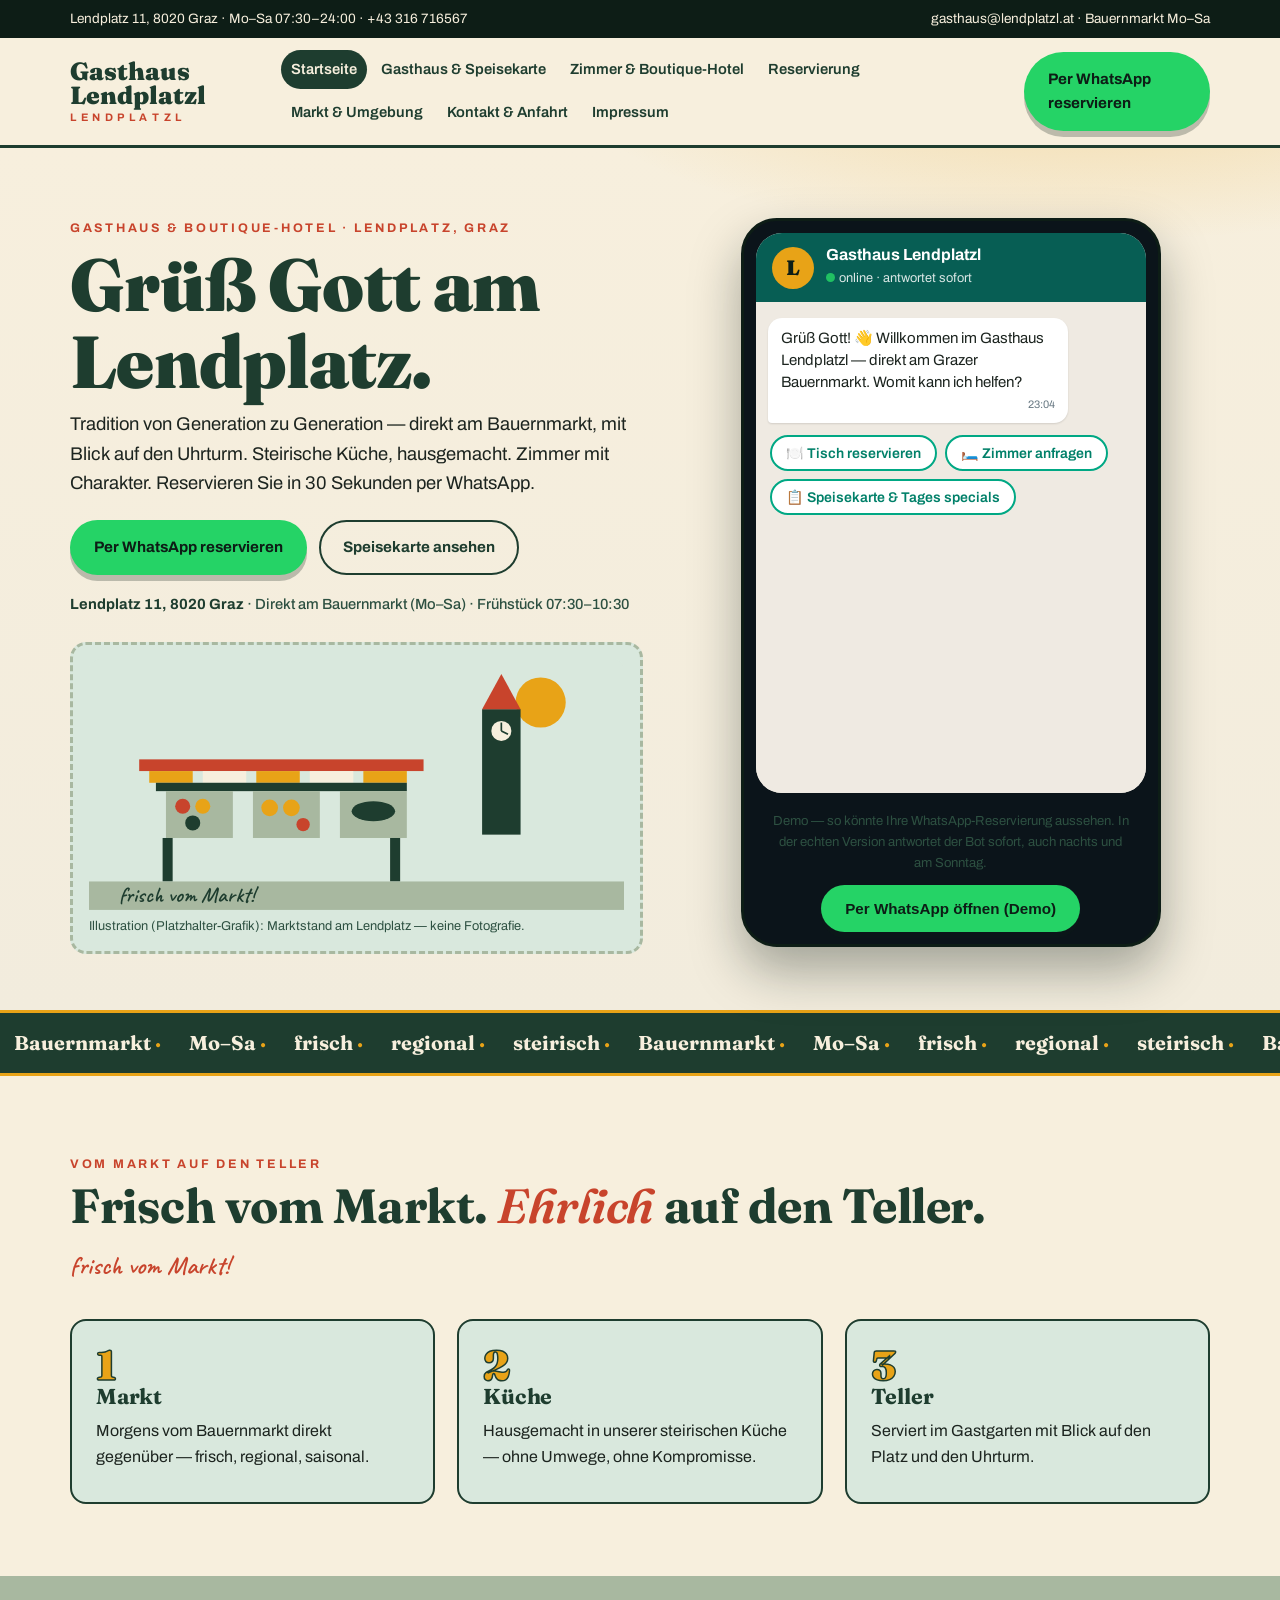
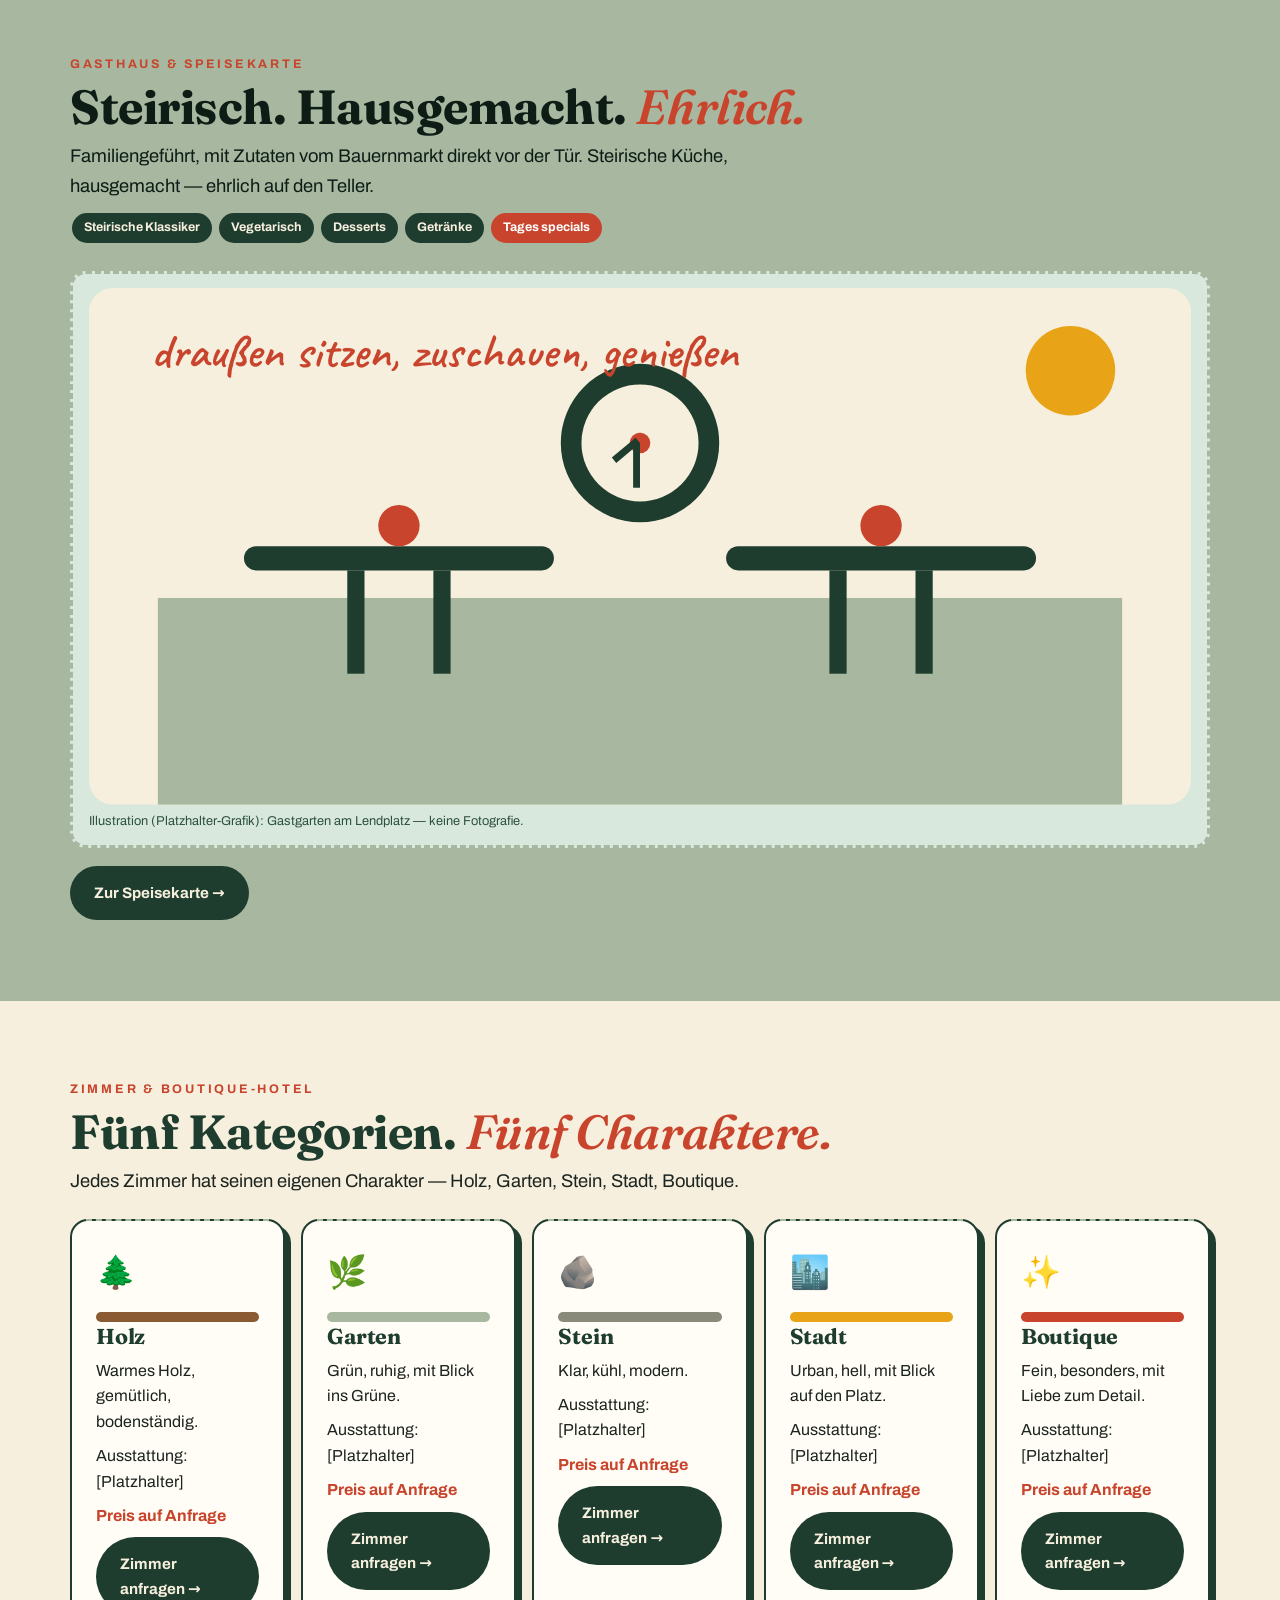
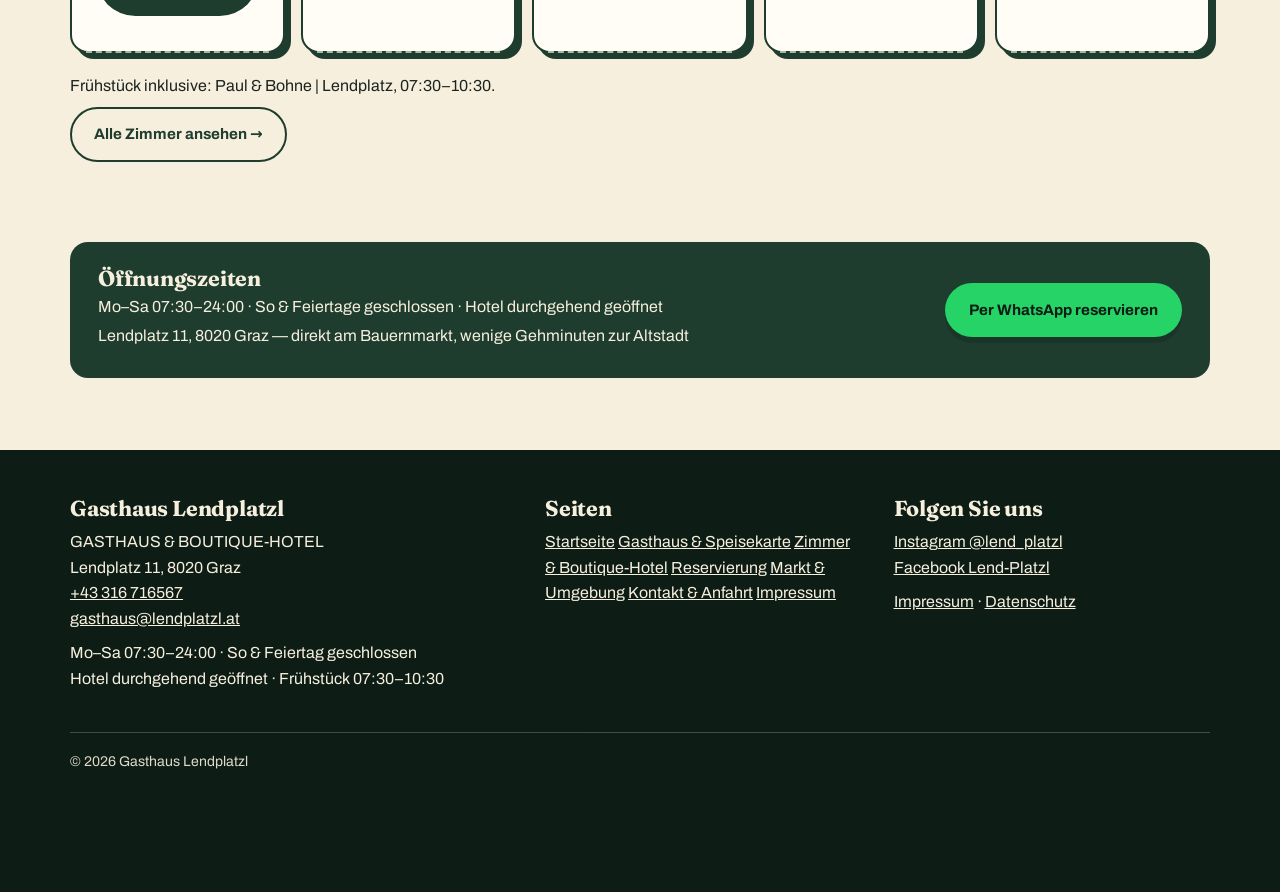
<file: index.html>
<!DOCTYPE html>
<html lang="de">
<head>
<meta charset="utf-8">
<meta name="viewport" content="width=device-width, initial-scale=1">
<title>Startseite &middot; Gasthaus Lendplatzl &middot; Lendplatz 11, 8020 Graz</title>
<meta name="description" content="Gasthaus Lendplatzl Graz: familiengeführtes Gasthaus und Boutique-Hotel direkt am Bauernmarkt. Steirische Küche, Zimmer mit Charakter, Reservierung per WhatsApp.">
<link rel="stylesheet" href="assets/css/style.css">
<script src="assets/js/config.js" defer></script>
<script src="assets/js/bot.js" defer></script>
</head>
<body>
<div class="topbar"><div class="wrap">
    <span>Lendplatz 11, 8020 Graz &middot; Mo&ndash;Sa 07:30&ndash;24:00 &middot; <a href="tel:+43316716567">+43 316 716567</a></span>
    <span class="hide-m"><a href="mailto:gasthaus@lendplatzl.at">gasthaus@lendplatzl.at</a> &middot; Bauernmarkt Mo&ndash;Sa</span>
  </div></div>
<header class="site"><div class="wrap">
    <a class="logo" href="index.html"><b data-business>Gasthaus Lendplatzl</b><span>LENDPLATZL</span></a>
    <button class="burger" type="button" aria-expanded="false" aria-label="Men&uuml; &ouml;ffnen">&#9776; Men&uuml;</button>
    <nav class="main" aria-label="Hauptnavigation">
      <a href="index.html" aria-current="page">Startseite</a>
      <a href="gasthaus.html">Gasthaus & Speisekarte</a>
      <a href="zimmer.html">Zimmer & Boutique-Hotel</a>
      <a href="reservierung.html">Reservierung</a>
      <a href="markt.html">Markt & Umgebung</a>
      <a href="kontakt.html">Kontakt & Anfahrt</a>
      <a href="impressum.html">Impressum</a>
    </nav>
    <a class="btn btn-wa head-cta" href="reservierung.html">Per WhatsApp reservieren</a>
  </div></header>
<main>

<section class="hero"><div class="wrap hero-grid">
  <div>
    <p class="eyebrow">Gasthaus &amp; Boutique-Hotel &middot; Lendplatz, Graz</p>
    <h1><span class="w" style="animation-delay:0ms">Grüß</span> <span class="w" style="animation-delay:90ms">Gott</span> <span class="w" style="animation-delay:180ms">am</span> <span class="w" style="animation-delay:270ms">Lendplatz.</span></h1>
    <p class="lead">Tradition von Generation zu Generation &mdash; direkt am Bauernmarkt, mit Blick auf den Uhrturm. Steirische K&uuml;che, hausgemacht. Zimmer mit Charakter. Reservieren Sie in 30 Sekunden per WhatsApp.</p>
    <div class="hero-cta">
      <a class="btn btn-wa" href="#bot">Per WhatsApp reservieren</a>
      <a class="btn btn-outline" href="gasthaus.html">Speisekarte ansehen</a>
    </div>
    <p class="trust"><b>Lendplatz 11, 8020 Graz</b> &middot; Direkt am Bauernmarkt (Mo&ndash;Sa) &middot; Fr&uuml;hst&uuml;ck 07:30&ndash;10:30</p>
    <figure class="hero-art"><svg viewBox="0 0 640 300" role="img" aria-label="Illustration: Marktstand am Lendplatz mit Blick auf den Uhrturm">
      <rect x="0" y="0" width="640" height="300" rx="14" fill="#d9e8dd"/>
      <circle cx="540" cy="52" r="30" fill="#E8A317"/>
      <rect x="470" y="60" width="46" height="150" fill="#1E3D2F"/><polygon points="470,60 516,60 493,18" fill="#C8442C"/>
      <circle cx="493" cy="86" r="12" fill="#F7EFDD"/><line x1="493" y1="86" x2="493" y2="76" stroke="#1E3D2F" stroke-width="2"/><line x1="493" y1="86" x2="501" y2="90" stroke="#1E3D2F" stroke-width="2"/>
      <rect x="60" y="120" width="340" height="14" fill="#C8442C"/><rect x="60" y="120" width="340" height="14" fill="none"/>
      <g><rect x="72" y="134" width="52" height="14" fill="#E8A317"/><rect x="136" y="134" width="52" height="14" fill="#F7EFDD"/><rect x="200" y="134" width="52" height="14" fill="#E8A317"/><rect x="264" y="134" width="52" height="14" fill="#F7EFDD"/><rect x="328" y="134" width="52" height="14" fill="#E8A317"/></g>
      <rect x="80" y="148" width="300" height="10" fill="#1E3D2F"/>
      <rect x="92" y="158" width="80" height="56" fill="#A8B8A0"/><circle cx="112" cy="176" r="9" fill="#C8442C"/><circle cx="136" cy="176" r="9" fill="#E8A317"/><circle cx="124" cy="196" r="9" fill="#1E3D2F"/>
      <rect x="196" y="158" width="80" height="56" fill="#A8B8A0"/><circle cx="216" cy="178" r="10" fill="#E8A317"/><circle cx="242" cy="178" r="10" fill="#E8A317"/><circle cx="256" cy="198" r="8" fill="#C8442C"/>
      <rect x="300" y="158" width="80" height="56" fill="#A8B8A0"/><ellipse cx="340" cy="182" rx="26" ry="12" fill="#1E3D2F"/>
      <rect x="88" y="214" width="12" height="52" fill="#1E3D2F"/><rect x="360" y="214" width="12" height="52" fill="#1E3D2F"/>
      <rect x="0" y="266" width="640" height="34" fill="#A8B8A0"/>
      <text x="36" y="290" font-family="Caveat, cursive" font-size="26" fill="#1E3D2F">frisch vom Markt!</text>
    </svg><figcaption>Illustration (Platzhalter-Grafik): Marktstand am Lendplatz &mdash; keine Fotografie.</figcaption></figure>
  </div>
  <div id="bot">
    <div class="phone">
      <div class="phone-screen bot-mock">
        <div class="bot-head">
          <div class="avatar" aria-hidden="true">L</div>
          <div><b data-business>Gasthaus Lendplatzl</b><small><span class="dot"></span>online &middot; antwortet sofort</small></div>
        </div>
        <div class="chat" aria-live="polite" aria-label="WhatsApp-Reservierung (Demo)"></div>
      </div>
      <p class="bot-note">Demo &mdash; so k&ouml;nnte Ihre WhatsApp-Reservierung aussehen. In der echten Version antwortet der Bot sofort, auch nachts und am Sonntag.</p>
      <div class="bot-open"><button class="btn btn-wa bot-open-btn" type="button">Per WhatsApp &ouml;ffnen (Demo)</button>
      <p class="demo-hint">Demo &mdash; in der echten Version &ouml;ffnet sich hier WhatsApp mit dem Chat zum Gasthaus.</p></div>
    </div>
  </div>
</div></section>
<div class="ticker" aria-hidden="true"><div class="ticker-track"><span>Bauernmarkt <i>&middot;</i></span><span>Mo&ndash;Sa <i>&middot;</i></span><span>frisch <i>&middot;</i></span><span>regional <i>&middot;</i></span><span>steirisch <i>&middot;</i></span><span>Bauernmarkt <i>&middot;</i></span><span>Mo&ndash;Sa <i>&middot;</i></span><span>frisch <i>&middot;</i></span><span>regional <i>&middot;</i></span><span>steirisch <i>&middot;</i></span><span>Bauernmarkt <i>&middot;</i></span><span>Mo&ndash;Sa <i>&middot;</i></span><span>frisch <i>&middot;</i></span><span>regional <i>&middot;</i></span><span>steirisch <i>&middot;</i></span><span>Bauernmarkt <i>&middot;</i></span><span>Mo&ndash;Sa <i>&middot;</i></span><span>frisch <i>&middot;</i></span><span>regional <i>&middot;</i></span><span>steirisch <i>&middot;</i></span></div></div>
<section><div class="wrap">
  <p class="eyebrow reveal">Vom Markt auf den Teller</p>
  <h2 class="reveal">Frisch vom Markt. <em>Ehrlich</em> auf den Teller.</h2>
  <p class="hand reveal">frisch vom Markt!</p>
  <div class="steps" style="margin-top:18px">
    <div class="step reveal"><b class="num">1</b><h3>Markt</h3><p>Morgens vom Bauernmarkt direkt gegen&uuml;ber &mdash; frisch, regional, saisonal.</p></div>
    <div class="step reveal"><b class="num">2</b><h3>K&uuml;che</h3><p>Hausgemacht in unserer steirischen K&uuml;che &mdash; ohne Umwege, ohne Kompromisse.</p></div>
    <div class="step reveal"><b class="num">3</b><h3>Teller</h3><p>Serviert im Gastgarten mit Blick auf den Platz und den Uhrturm.</p></div>
  </div>
</div></section>
<section class="sage"><div class="wrap">
  <p class="eyebrow reveal">Gasthaus &amp; Speisekarte</p>
  <h2 class="reveal">Steirisch. Hausgemacht. <em>Ehrlich.</em></h2>
  <p class="lead reveal">Familiengef&uuml;hrt, mit Zutaten vom Bauernmarkt direkt vor der T&uuml;r. Steirische K&uuml;che, hausgemacht &mdash; ehrlich auf den Teller.</p>
  <p class="reveal"><span class="tag" style="display:inline-block;background:var(--green);color:var(--cream);font-size:.78rem;font-weight:700;padding:5px 12px;border-radius:999px;margin:2px">Steirische Klassiker</span>
  <span class="tag" style="display:inline-block;background:var(--green);color:var(--cream);font-size:.78rem;font-weight:700;padding:5px 12px;border-radius:999px;margin:2px">Vegetarisch</span>
  <span class="tag" style="display:inline-block;background:var(--green);color:var(--cream);font-size:.78rem;font-weight:700;padding:5px 12px;border-radius:999px;margin:2px">Desserts</span>
  <span class="tag" style="display:inline-block;background:var(--green);color:var(--cream);font-size:.78rem;font-weight:700;padding:5px 12px;border-radius:999px;margin:2px">Getr&auml;nke</span>
  <span class="tag" style="display:inline-block;background:var(--tomato);color:#fff;font-size:.78rem;font-weight:700;padding:5px 12px;border-radius:999px;margin:2px">Tages specials</span></p>
  <figure class="hero-art reveal"><svg viewBox="0 0 640 300" role="img" aria-label="Illustration: Gastgarten am Lendplatz">
      <rect x="0" y="0" width="640" height="300" rx="14" fill="#F7EFDD"/>
      <circle cx="570" cy="48" r="26" fill="#E8A317"/>
      <rect x="40" y="180" width="560" height="120" fill="#A8B8A0"/>
      <rect x="90" y="150" width="180" height="14" rx="7" fill="#1E3D2F"/><rect x="150" y="164" width="10" height="60" fill="#1E3D2F"/><rect x="200" y="164" width="10" height="60" fill="#1E3D2F"/>
      <rect x="370" y="150" width="180" height="14" rx="7" fill="#1E3D2F"/><rect x="430" y="164" width="10" height="60" fill="#1E3D2F"/><rect x="480" y="164" width="10" height="60" fill="#1E3D2F"/>
      <circle cx="180" cy="138" r="12" fill="#C8442C"/><circle cx="460" cy="138" r="12" fill="#C8442C"/>
      <circle cx="320" cy="90" r="46" fill="#1E3D2F"/><circle cx="320" cy="90" r="34" fill="#F7EFDD"/><circle cx="320" cy="90" r="6" fill="#C8442C"/>
      <rect x="316" y="90" width="4" height="26" fill="#1E3D2F"/><rect x="316" y="90" width="4" height="18" fill="#1E3D2F" transform="rotate(50 320 90)"/>
      <text x="36" y="46" font-family="Caveat, cursive" font-size="28" fill="#C8442C">drau&szlig;en sitzen, zuschauen, genie&szlig;en</text>
    </svg><figcaption>Illustration (Platzhalter-Grafik): Gastgarten am Lendplatz &mdash; keine Fotografie.</figcaption></figure>
  <p style="margin-top:18px"><a class="btn btn-green reveal" href="gasthaus.html">Zur Speisekarte &rarr;</a></p>
</div></section>
<section><div class="wrap">
  <p class="eyebrow reveal">Zimmer &amp; Boutique-Hotel</p>
  <h2 class="reveal">F&uuml;nf Kategorien. <em>F&uuml;nf Charaktere.</em></h2>
  <p class="lead reveal">Jedes Zimmer hat seinen eigenen Charakter &mdash; Holz, Garten, Stein, Stadt, Boutique.</p>
  <div class="grid5" style="margin-top:22px">
<article class="ticket reveal"><div class="pad">
      <span class="room-emoji" aria-hidden="true">🌲</span>
      <div class="room-swatch" style="background:#8a5a33"></div>
      <h3>Holz</h3>
      <p>Warmes Holz, gemütlich, bodenständig.</p>
      <p>Ausstattung: [Platzhalter]</p>
      <p class="price-note">Preis auf Anfrage</p>
      <p><a class="btn btn-green" href="reservierung.html">Zimmer anfragen &rarr;</a></p>
    </div></article>
<article class="ticket reveal"><div class="pad">
      <span class="room-emoji" aria-hidden="true">🌿</span>
      <div class="room-swatch" style="background:#A8B8A0"></div>
      <h3>Garten</h3>
      <p>Grün, ruhig, mit Blick ins Grüne.</p>
      <p>Ausstattung: [Platzhalter]</p>
      <p class="price-note">Preis auf Anfrage</p>
      <p><a class="btn btn-green" href="reservierung.html">Zimmer anfragen &rarr;</a></p>
    </div></article>
<article class="ticket reveal"><div class="pad">
      <span class="room-emoji" aria-hidden="true">🪨</span>
      <div class="room-swatch" style="background:#8a8a7a"></div>
      <h3>Stein</h3>
      <p>Klar, kühl, modern.</p>
      <p>Ausstattung: [Platzhalter]</p>
      <p class="price-note">Preis auf Anfrage</p>
      <p><a class="btn btn-green" href="reservierung.html">Zimmer anfragen &rarr;</a></p>
    </div></article>
<article class="ticket reveal"><div class="pad">
      <span class="room-emoji" aria-hidden="true">🏙️</span>
      <div class="room-swatch" style="background:#E8A317"></div>
      <h3>Stadt</h3>
      <p>Urban, hell, mit Blick auf den Platz.</p>
      <p>Ausstattung: [Platzhalter]</p>
      <p class="price-note">Preis auf Anfrage</p>
      <p><a class="btn btn-green" href="reservierung.html">Zimmer anfragen &rarr;</a></p>
    </div></article>
<article class="ticket reveal"><div class="pad">
      <span class="room-emoji" aria-hidden="true">✨</span>
      <div class="room-swatch" style="background:#C8442C"></div>
      <h3>Boutique</h3>
      <p>Fein, besonders, mit Liebe zum Detail.</p>
      <p>Ausstattung: [Platzhalter]</p>
      <p class="price-note">Preis auf Anfrage</p>
      <p><a class="btn btn-green" href="reservierung.html">Zimmer anfragen &rarr;</a></p>
    </div></article>
  </div>
  <p class="reveal" style="margin-top:20px">Fr&uuml;hst&uuml;ck inklusive: Paul &amp; Bohne | Lendplatz, 07:30&ndash;10:30.</p>
  <p><a class="btn btn-outline reveal" href="zimmer.html">Alle Zimmer ansehen &rarr;</a></p>
</div></section>
<section style="padding-top:0"><div class="wrap">
  <div class="infobar reveal">
    <div>
      <h3>&Ouml;ffnungszeiten</h3>
      <p>Mo&ndash;Sa 07:30&ndash;24:00 &middot; So &amp; Feiertage geschlossen &middot; Hotel durchgehend ge&ouml;ffnet</p>
      <p>Lendplatz 11, 8020 Graz &mdash; direkt am Bauernmarkt, wenige Gehminuten zur Altstadt</p>
    </div>
    <a class="btn btn-wa" href="reservierung.html">Per WhatsApp reservieren</a>
  </div>
</div></section>

</main>
<footer class="site"><div class="wrap">
    <div class="cols">
      <div>
        <h3 data-business>Gasthaus Lendplatzl</h3>
        <p>GASTHAUS &amp; BOUTIQUE-HOTEL<br>
        Lendplatz 11, 8020 Graz<br>
        <a href="tel:+43316716567">+43 316 716567</a><br>
        <a href="mailto:gasthaus@lendplatzl.at">gasthaus@lendplatzl.at</a></p>
        <p>Mo&ndash;Sa 07:30&ndash;24:00 &middot; So &amp; Feiertag geschlossen<br>
        Hotel durchgehend ge&ouml;ffnet &middot; Fr&uuml;hst&uuml;ck 07:30&ndash;10:30</p>
      </div>
      <div>
        <h3>Seiten</h3>
        <p><a href="index.html">Startseite</a>
        <a href="gasthaus.html">Gasthaus & Speisekarte</a>
        <a href="zimmer.html">Zimmer & Boutique-Hotel</a>
        <a href="reservierung.html">Reservierung</a>
        <a href="markt.html">Markt & Umgebung</a>
        <a href="kontakt.html">Kontakt & Anfahrt</a>
        <a href="impressum.html">Impressum</a></p>
      </div>
      <div>
        <h3>Folgen Sie uns</h3>
        <p><a href="https://www.instagram.com/lend_platzl/" rel="noopener">Instagram @lend_platzl</a><br>
        <a href="https://www.facebook.com/Lend-Platzl" rel="noopener">Facebook Lend-Platzl</a></p>
        <p><a href="impressum.html">Impressum</a> &middot; <a href="impressum.html#datenschutz">Datenschutz</a></p>
      </div>
    </div>
    <p class="fine">&copy; 2026 Gasthaus Lendplatzl</p>
  </div></footer>
  <div class="sticky-wa"><a class="btn btn-wa" href="reservierung.html">Per WhatsApp reservieren</a></div>
</body>
</html>
</file>
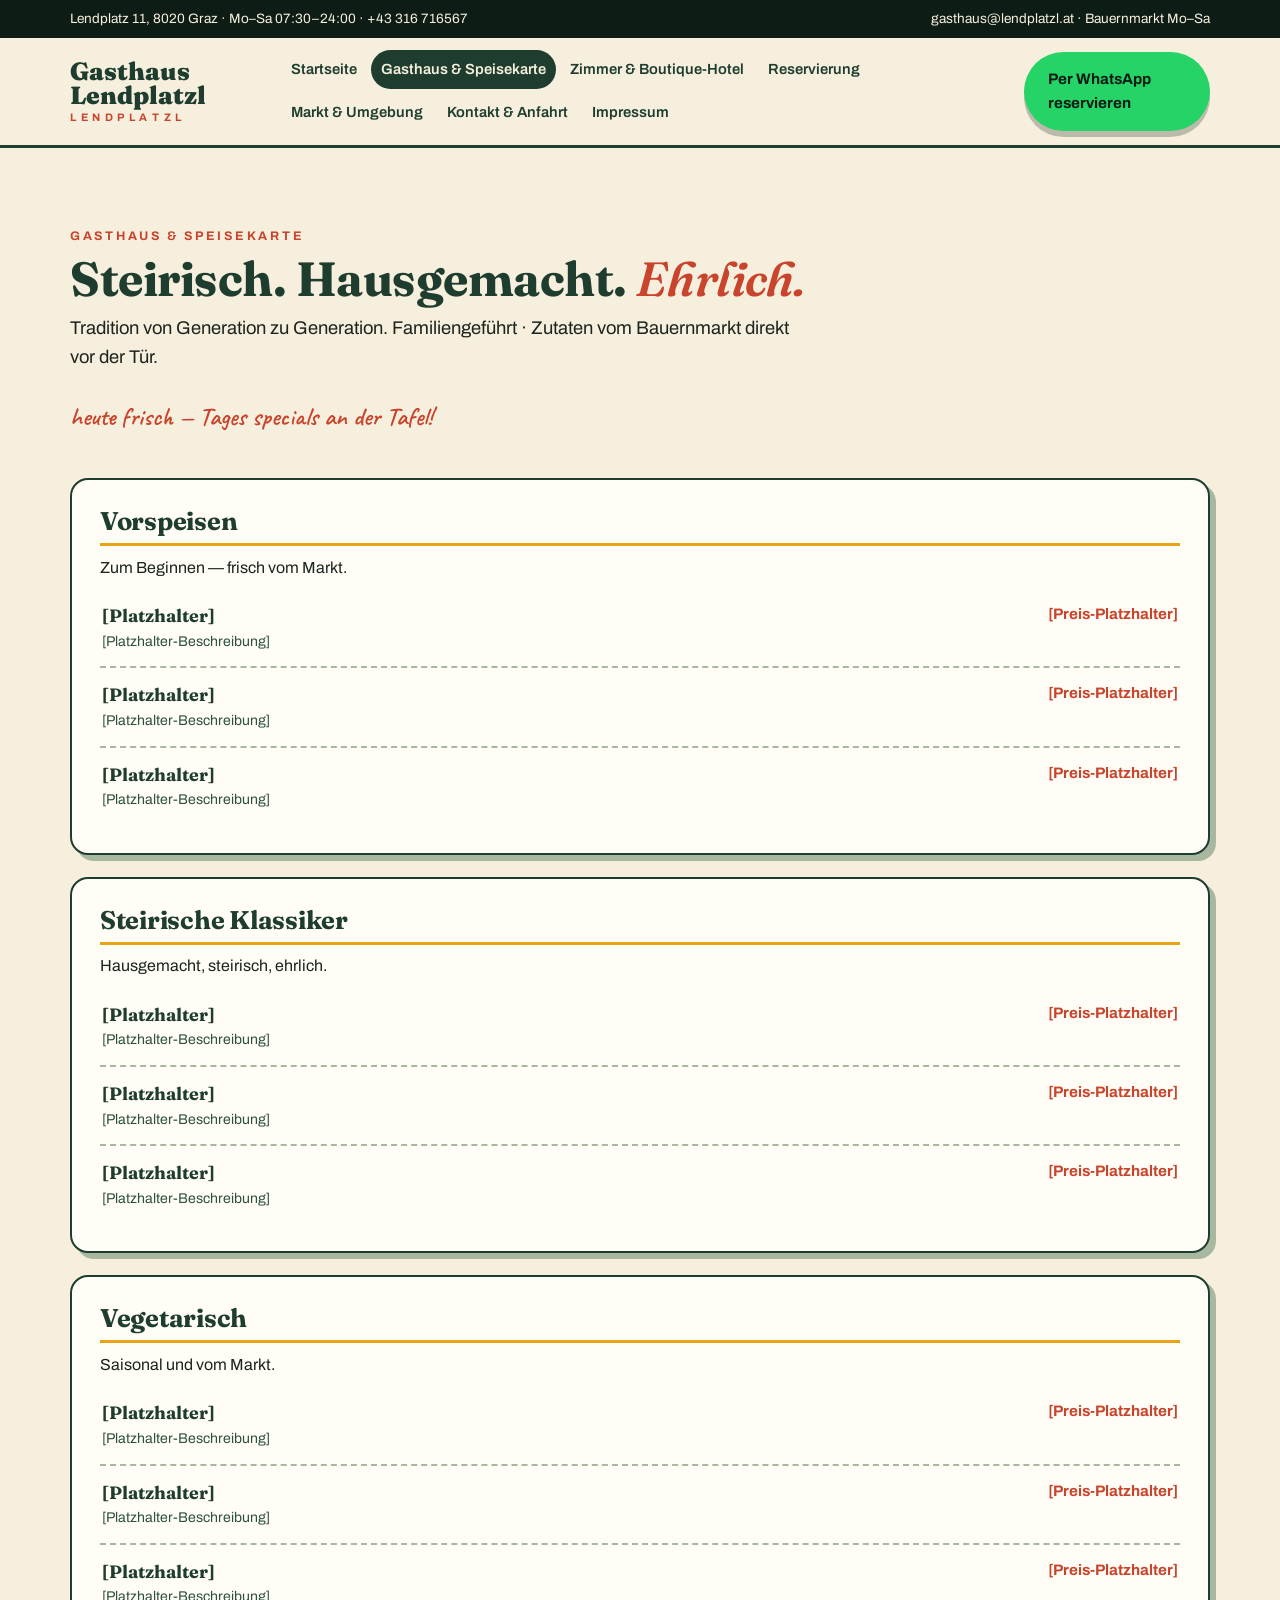
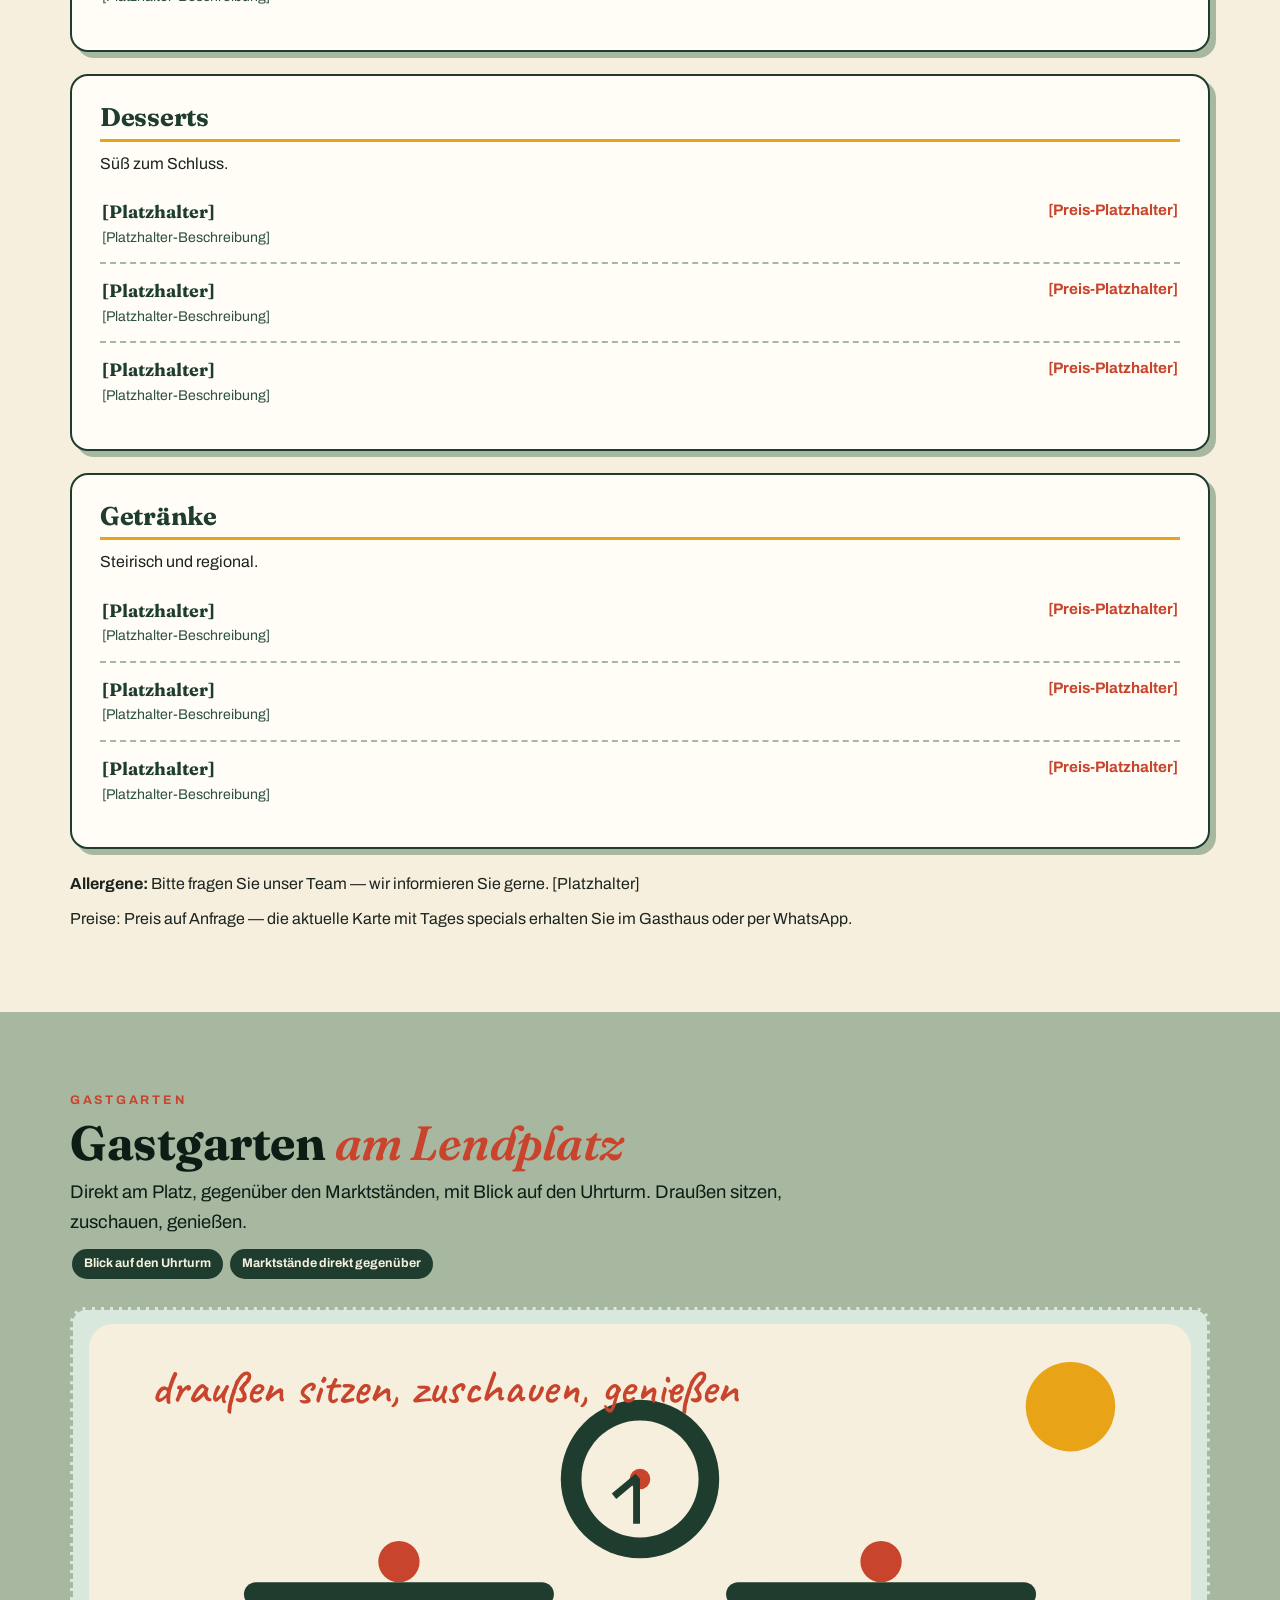
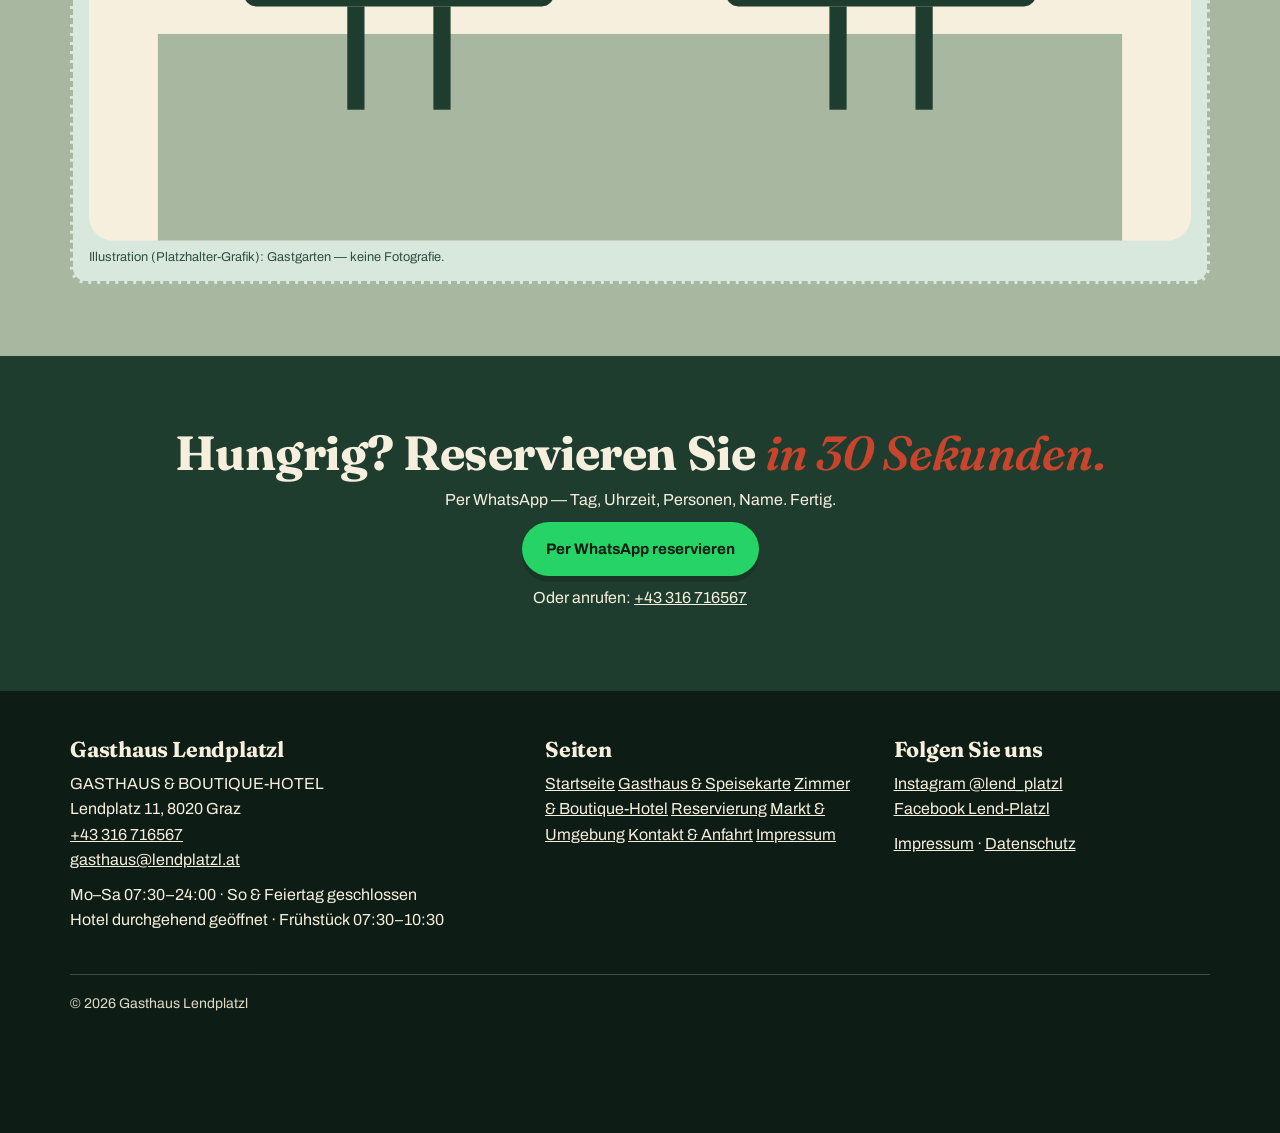
<file: gasthaus.html>
<!DOCTYPE html>
<html lang="de">
<head>
<meta charset="utf-8">
<meta name="viewport" content="width=device-width, initial-scale=1">
<title>Gasthaus & Speisekarte &middot; Gasthaus Lendplatzl &middot; Lendplatz 11, 8020 Graz</title>
<meta name="description" content="Speisekarte des Gasthaus Lendplatzl Graz: steirische Klassiker, vegetarisch, Desserts und Getränke. Gastgarten am Lendplatz mit Blick auf den Uhrturm.">
<link rel="stylesheet" href="assets/css/style.css">
<script src="assets/js/config.js" defer></script>
<script src="assets/js/bot.js" defer></script>
</head>
<body>
<div class="topbar"><div class="wrap">
    <span>Lendplatz 11, 8020 Graz &middot; Mo&ndash;Sa 07:30&ndash;24:00 &middot; <a href="tel:+43316716567">+43 316 716567</a></span>
    <span class="hide-m"><a href="mailto:gasthaus@lendplatzl.at">gasthaus@lendplatzl.at</a> &middot; Bauernmarkt Mo&ndash;Sa</span>
  </div></div>
<header class="site"><div class="wrap">
    <a class="logo" href="index.html"><b data-business>Gasthaus Lendplatzl</b><span>LENDPLATZL</span></a>
    <button class="burger" type="button" aria-expanded="false" aria-label="Men&uuml; &ouml;ffnen">&#9776; Men&uuml;</button>
    <nav class="main" aria-label="Hauptnavigation">
      <a href="index.html">Startseite</a>
      <a href="gasthaus.html" aria-current="page">Gasthaus & Speisekarte</a>
      <a href="zimmer.html">Zimmer & Boutique-Hotel</a>
      <a href="reservierung.html">Reservierung</a>
      <a href="markt.html">Markt & Umgebung</a>
      <a href="kontakt.html">Kontakt & Anfahrt</a>
      <a href="impressum.html">Impressum</a>
    </nav>
    <a class="btn btn-wa head-cta" href="reservierung.html">Per WhatsApp reservieren</a>
  </div></header>
<main>

<section><div class="wrap">
  <p class="eyebrow reveal">Gasthaus &amp; Speisekarte</p>
  <h2 class="reveal">Steirisch. Hausgemacht. <em>Ehrlich.</em></h2>
  <p class="lead reveal">Tradition von Generation zu Generation. Familiengef&uuml;hrt &middot; Zutaten vom Bauernmarkt direkt vor der T&uuml;r.</p>
  <p class="hand reveal">heute frisch &mdash; Tages specials an der Tafel!</p>
  <div style="margin-top:26px"><div class="menu-sec reveal"><h3>Vorspeisen</h3><p>Zum Beginnen &mdash; frisch vom Markt.</p>
<div class="menu-item"><div class="dish">[Platzhalter]<small>[Platzhalter-Beschreibung]</small></div><span class="price">[Preis-Platzhalter]</span></div>
<div class="menu-item"><div class="dish">[Platzhalter]<small>[Platzhalter-Beschreibung]</small></div><span class="price">[Preis-Platzhalter]</span></div>
<div class="menu-item"><div class="dish">[Platzhalter]<small>[Platzhalter-Beschreibung]</small></div><span class="price">[Preis-Platzhalter]</span></div>
</div><div class="menu-sec reveal"><h3>Steirische Klassiker</h3><p>Hausgemacht, steirisch, ehrlich.</p>
<div class="menu-item"><div class="dish">[Platzhalter]<small>[Platzhalter-Beschreibung]</small></div><span class="price">[Preis-Platzhalter]</span></div>
<div class="menu-item"><div class="dish">[Platzhalter]<small>[Platzhalter-Beschreibung]</small></div><span class="price">[Preis-Platzhalter]</span></div>
<div class="menu-item"><div class="dish">[Platzhalter]<small>[Platzhalter-Beschreibung]</small></div><span class="price">[Preis-Platzhalter]</span></div>
</div><div class="menu-sec reveal"><h3>Vegetarisch</h3><p>Saisonal und vom Markt.</p>
<div class="menu-item"><div class="dish">[Platzhalter]<small>[Platzhalter-Beschreibung]</small></div><span class="price">[Preis-Platzhalter]</span></div>
<div class="menu-item"><div class="dish">[Platzhalter]<small>[Platzhalter-Beschreibung]</small></div><span class="price">[Preis-Platzhalter]</span></div>
<div class="menu-item"><div class="dish">[Platzhalter]<small>[Platzhalter-Beschreibung]</small></div><span class="price">[Preis-Platzhalter]</span></div>
</div><div class="menu-sec reveal"><h3>Desserts</h3><p>S&uuml;&szlig; zum Schluss.</p>
<div class="menu-item"><div class="dish">[Platzhalter]<small>[Platzhalter-Beschreibung]</small></div><span class="price">[Preis-Platzhalter]</span></div>
<div class="menu-item"><div class="dish">[Platzhalter]<small>[Platzhalter-Beschreibung]</small></div><span class="price">[Preis-Platzhalter]</span></div>
<div class="menu-item"><div class="dish">[Platzhalter]<small>[Platzhalter-Beschreibung]</small></div><span class="price">[Preis-Platzhalter]</span></div>
</div><div class="menu-sec reveal"><h3>Getr&auml;nke</h3><p>Steirisch und regional.</p>
<div class="menu-item"><div class="dish">[Platzhalter]<small>[Platzhalter-Beschreibung]</small></div><span class="price">[Preis-Platzhalter]</span></div>
<div class="menu-item"><div class="dish">[Platzhalter]<small>[Platzhalter-Beschreibung]</small></div><span class="price">[Preis-Platzhalter]</span></div>
<div class="menu-item"><div class="dish">[Platzhalter]<small>[Platzhalter-Beschreibung]</small></div><span class="price">[Preis-Platzhalter]</span></div>
</div></div>
  <p class="reveal"><strong>Allergene:</strong> Bitte fragen Sie unser Team &mdash; wir informieren Sie gerne. [Platzhalter]</p>
  <p class="reveal">Preise: Preis auf Anfrage &mdash; die aktuelle Karte mit Tages specials erhalten Sie im Gasthaus oder per WhatsApp.</p>
</div></section>
<section class="sage"><div class="wrap">
  <p class="eyebrow reveal">Gastgarten</p>
  <h2 class="reveal">Gastgarten <em>am Lendplatz</em></h2>
  <p class="lead reveal">Direkt am Platz, gegen&uuml;ber den Marktst&auml;nden, mit Blick auf den Uhrturm. Drau&szlig;en sitzen, zuschauen, genie&szlig;en.</p>
  <p class="reveal"><span class="tag" style="display:inline-block;background:var(--green);color:var(--cream);font-size:.78rem;font-weight:700;padding:5px 12px;border-radius:999px;margin:2px">Blick auf den Uhrturm</span>
  <span class="tag" style="display:inline-block;background:var(--green);color:var(--cream);font-size:.78rem;font-weight:700;padding:5px 12px;border-radius:999px;margin:2px">Marktst&auml;nde direkt gegen&uuml;ber</span></p>
  <figure class="hero-art reveal"><svg viewBox="0 0 640 300" role="img" aria-label="Illustration: Gastgarten am Lendplatz">
      <rect x="0" y="0" width="640" height="300" rx="14" fill="#F7EFDD"/>
      <circle cx="570" cy="48" r="26" fill="#E8A317"/>
      <rect x="40" y="180" width="560" height="120" fill="#A8B8A0"/>
      <rect x="90" y="150" width="180" height="14" rx="7" fill="#1E3D2F"/><rect x="150" y="164" width="10" height="60" fill="#1E3D2F"/><rect x="200" y="164" width="10" height="60" fill="#1E3D2F"/>
      <rect x="370" y="150" width="180" height="14" rx="7" fill="#1E3D2F"/><rect x="430" y="164" width="10" height="60" fill="#1E3D2F"/><rect x="480" y="164" width="10" height="60" fill="#1E3D2F"/>
      <circle cx="180" cy="138" r="12" fill="#C8442C"/><circle cx="460" cy="138" r="12" fill="#C8442C"/>
      <circle cx="320" cy="90" r="46" fill="#1E3D2F"/><circle cx="320" cy="90" r="34" fill="#F7EFDD"/><circle cx="320" cy="90" r="6" fill="#C8442C"/>
      <rect x="316" y="90" width="4" height="26" fill="#1E3D2F"/><rect x="316" y="90" width="4" height="18" fill="#1E3D2F" transform="rotate(50 320 90)"/>
      <text x="36" y="46" font-family="Caveat, cursive" font-size="28" fill="#C8442C">drau&szlig;en sitzen, zuschauen, genie&szlig;en</text>
    </svg><figcaption>Illustration (Platzhalter-Grafik): Gastgarten &mdash; keine Fotografie.</figcaption></figure>
</div></section>
<section class="dark"><div class="wrap" style="text-align:center">
  <h2 class="reveal">Hungrig? Reservieren Sie <em>in 30 Sekunden.</em></h2>
  <p class="reveal">Per WhatsApp &mdash; Tag, Uhrzeit, Personen, Name. Fertig.</p>
  <p><a class="btn btn-wa reveal" href="reservierung.html">Per WhatsApp reservieren</a></p>
  <p class="reveal">Oder anrufen: <a href="tel:+43316716567">+43 316 716567</a></p>
</div></section>

</main>
<footer class="site"><div class="wrap">
    <div class="cols">
      <div>
        <h3 data-business>Gasthaus Lendplatzl</h3>
        <p>GASTHAUS &amp; BOUTIQUE-HOTEL<br>
        Lendplatz 11, 8020 Graz<br>
        <a href="tel:+43316716567">+43 316 716567</a><br>
        <a href="mailto:gasthaus@lendplatzl.at">gasthaus@lendplatzl.at</a></p>
        <p>Mo&ndash;Sa 07:30&ndash;24:00 &middot; So &amp; Feiertag geschlossen<br>
        Hotel durchgehend ge&ouml;ffnet &middot; Fr&uuml;hst&uuml;ck 07:30&ndash;10:30</p>
      </div>
      <div>
        <h3>Seiten</h3>
        <p><a href="index.html">Startseite</a>
        <a href="gasthaus.html">Gasthaus & Speisekarte</a>
        <a href="zimmer.html">Zimmer & Boutique-Hotel</a>
        <a href="reservierung.html">Reservierung</a>
        <a href="markt.html">Markt & Umgebung</a>
        <a href="kontakt.html">Kontakt & Anfahrt</a>
        <a href="impressum.html">Impressum</a></p>
      </div>
      <div>
        <h3>Folgen Sie uns</h3>
        <p><a href="https://www.instagram.com/lend_platzl/" rel="noopener">Instagram @lend_platzl</a><br>
        <a href="https://www.facebook.com/Lend-Platzl" rel="noopener">Facebook Lend-Platzl</a></p>
        <p><a href="impressum.html">Impressum</a> &middot; <a href="impressum.html#datenschutz">Datenschutz</a></p>
      </div>
    </div>
    <p class="fine">&copy; 2026 Gasthaus Lendplatzl</p>
  </div></footer>
  <div class="sticky-wa"><a class="btn btn-wa" href="reservierung.html">Per WhatsApp reservieren</a></div>
</body>
</html>
</file>
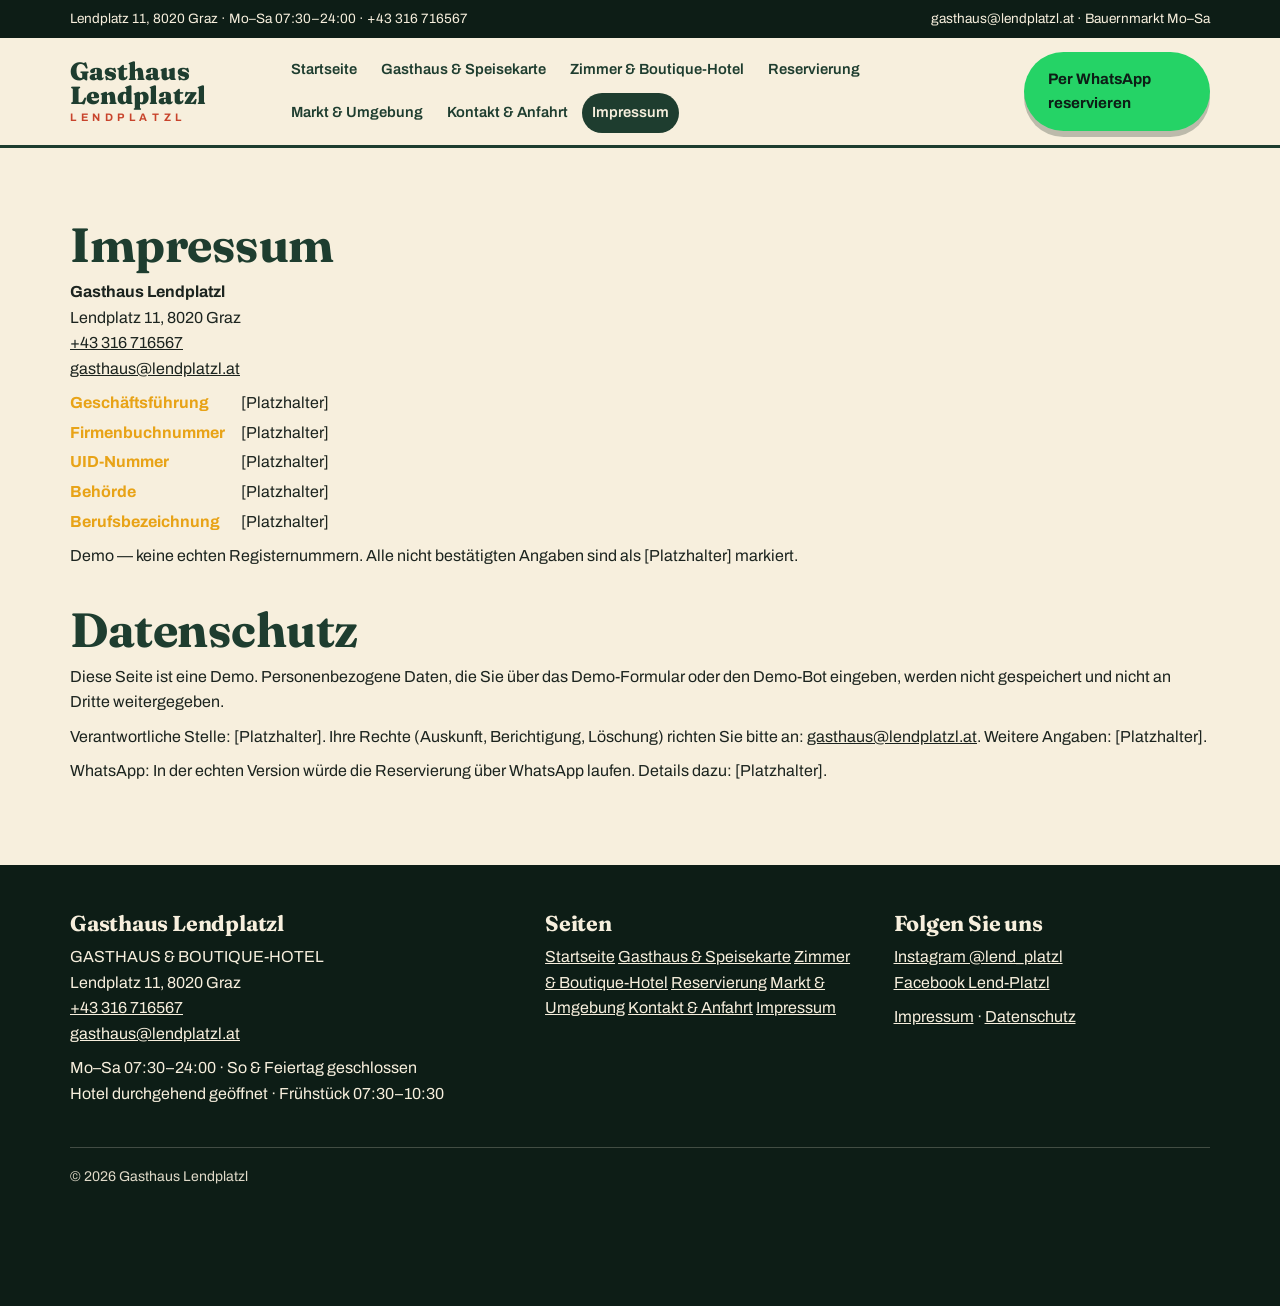
<file: impressum.html>
<!DOCTYPE html>
<html lang="de">
<head>
<meta charset="utf-8">
<meta name="viewport" content="width=device-width, initial-scale=1">
<title>Impressum & Datenschutz &middot; Gasthaus Lendplatzl &middot; Lendplatz 11, 8020 Graz</title>
<meta name="description" content="Impressum und Datenschutz des Gasthaus Lendplatzl Graz. Demo-Seite; nicht bestätigte Angaben als Platzhalter markiert.">
<link rel="stylesheet" href="assets/css/style.css">
<script src="assets/js/config.js" defer></script>
<script src="assets/js/bot.js" defer></script>
</head>
<body>
<div class="topbar"><div class="wrap">
    <span>Lendplatz 11, 8020 Graz &middot; Mo&ndash;Sa 07:30&ndash;24:00 &middot; <a href="tel:+43316716567">+43 316 716567</a></span>
    <span class="hide-m"><a href="mailto:gasthaus@lendplatzl.at">gasthaus@lendplatzl.at</a> &middot; Bauernmarkt Mo&ndash;Sa</span>
  </div></div>
<header class="site"><div class="wrap">
    <a class="logo" href="index.html"><b data-business>Gasthaus Lendplatzl</b><span>LENDPLATZL</span></a>
    <button class="burger" type="button" aria-expanded="false" aria-label="Men&uuml; &ouml;ffnen">&#9776; Men&uuml;</button>
    <nav class="main" aria-label="Hauptnavigation">
      <a href="index.html">Startseite</a>
      <a href="gasthaus.html">Gasthaus & Speisekarte</a>
      <a href="zimmer.html">Zimmer & Boutique-Hotel</a>
      <a href="reservierung.html">Reservierung</a>
      <a href="markt.html">Markt & Umgebung</a>
      <a href="kontakt.html">Kontakt & Anfahrt</a>
      <a href="impressum.html" aria-current="page">Impressum</a>
    </nav>
    <a class="btn btn-wa head-cta" href="reservierung.html">Per WhatsApp reservieren</a>
  </div></header>
<main>

<section class="legal"><div class="wrap">
  <h2 class="reveal">Impressum</h2>
  <p class="reveal"><strong data-business>Gasthaus Lendplatzl</strong><br>
  Lendplatz 11, 8020 Graz<br>
  <a href="tel:+43316716567">+43 316 716567</a><br>
  <a href="mailto:gasthaus@lendplatzl.at">gasthaus@lendplatzl.at</a></p>
  <dl class="kv reveal">
    <dt>Gesch&auml;ftsf&uuml;hrung</dt><dd>[Platzhalter]</dd>
    <dt>Firmenbuchnummer</dt><dd>[Platzhalter]</dd>
    <dt>UID-Nummer</dt><dd>[Platzhalter]</dd>
    <dt>Beh&ouml;rde</dt><dd>[Platzhalter]</dd>
    <dt>Berufsbezeichnung</dt><dd>[Platzhalter]</dd>
  </dl>
  <p class="reveal">Demo &mdash; keine echten Registernummern. Alle nicht best&auml;tigten Angaben sind als [Platzhalter] markiert.</p>
  <h2 class="reveal" id="datenschutz">Datenschutz</h2>
  <p class="reveal">Diese Seite ist eine Demo. Personenbezogene Daten, die Sie &uuml;ber das Demo-Formular oder den Demo-Bot eingeben, werden nicht gespeichert und nicht an Dritte weitergegeben.</p>
  <p class="reveal">Verantwortliche Stelle: [Platzhalter]. Ihre Rechte (Auskunft, Berichtigung, L&ouml;schung) richten Sie bitte an: <a href="mailto:gasthaus@lendplatzl.at">gasthaus@lendplatzl.at</a>. Weitere Angaben: [Platzhalter].</p>
  <p class="reveal">WhatsApp: In der echten Version w&uuml;rde die Reservierung &uuml;ber WhatsApp laufen. Details dazu: [Platzhalter].</p>
</div></section>

</main>
<footer class="site"><div class="wrap">
    <div class="cols">
      <div>
        <h3 data-business>Gasthaus Lendplatzl</h3>
        <p>GASTHAUS &amp; BOUTIQUE-HOTEL<br>
        Lendplatz 11, 8020 Graz<br>
        <a href="tel:+43316716567">+43 316 716567</a><br>
        <a href="mailto:gasthaus@lendplatzl.at">gasthaus@lendplatzl.at</a></p>
        <p>Mo&ndash;Sa 07:30&ndash;24:00 &middot; So &amp; Feiertag geschlossen<br>
        Hotel durchgehend ge&ouml;ffnet &middot; Fr&uuml;hst&uuml;ck 07:30&ndash;10:30</p>
      </div>
      <div>
        <h3>Seiten</h3>
        <p><a href="index.html">Startseite</a>
        <a href="gasthaus.html">Gasthaus & Speisekarte</a>
        <a href="zimmer.html">Zimmer & Boutique-Hotel</a>
        <a href="reservierung.html">Reservierung</a>
        <a href="markt.html">Markt & Umgebung</a>
        <a href="kontakt.html">Kontakt & Anfahrt</a>
        <a href="impressum.html">Impressum</a></p>
      </div>
      <div>
        <h3>Folgen Sie uns</h3>
        <p><a href="https://www.instagram.com/lend_platzl/" rel="noopener">Instagram @lend_platzl</a><br>
        <a href="https://www.facebook.com/Lend-Platzl" rel="noopener">Facebook Lend-Platzl</a></p>
        <p><a href="impressum.html">Impressum</a> &middot; <a href="impressum.html#datenschutz">Datenschutz</a></p>
      </div>
    </div>
    <p class="fine">&copy; 2026 Gasthaus Lendplatzl</p>
  </div></footer>
  <div class="sticky-wa"><a class="btn btn-wa" href="reservierung.html">Per WhatsApp reservieren</a></div>
</body>
</html>
</file>
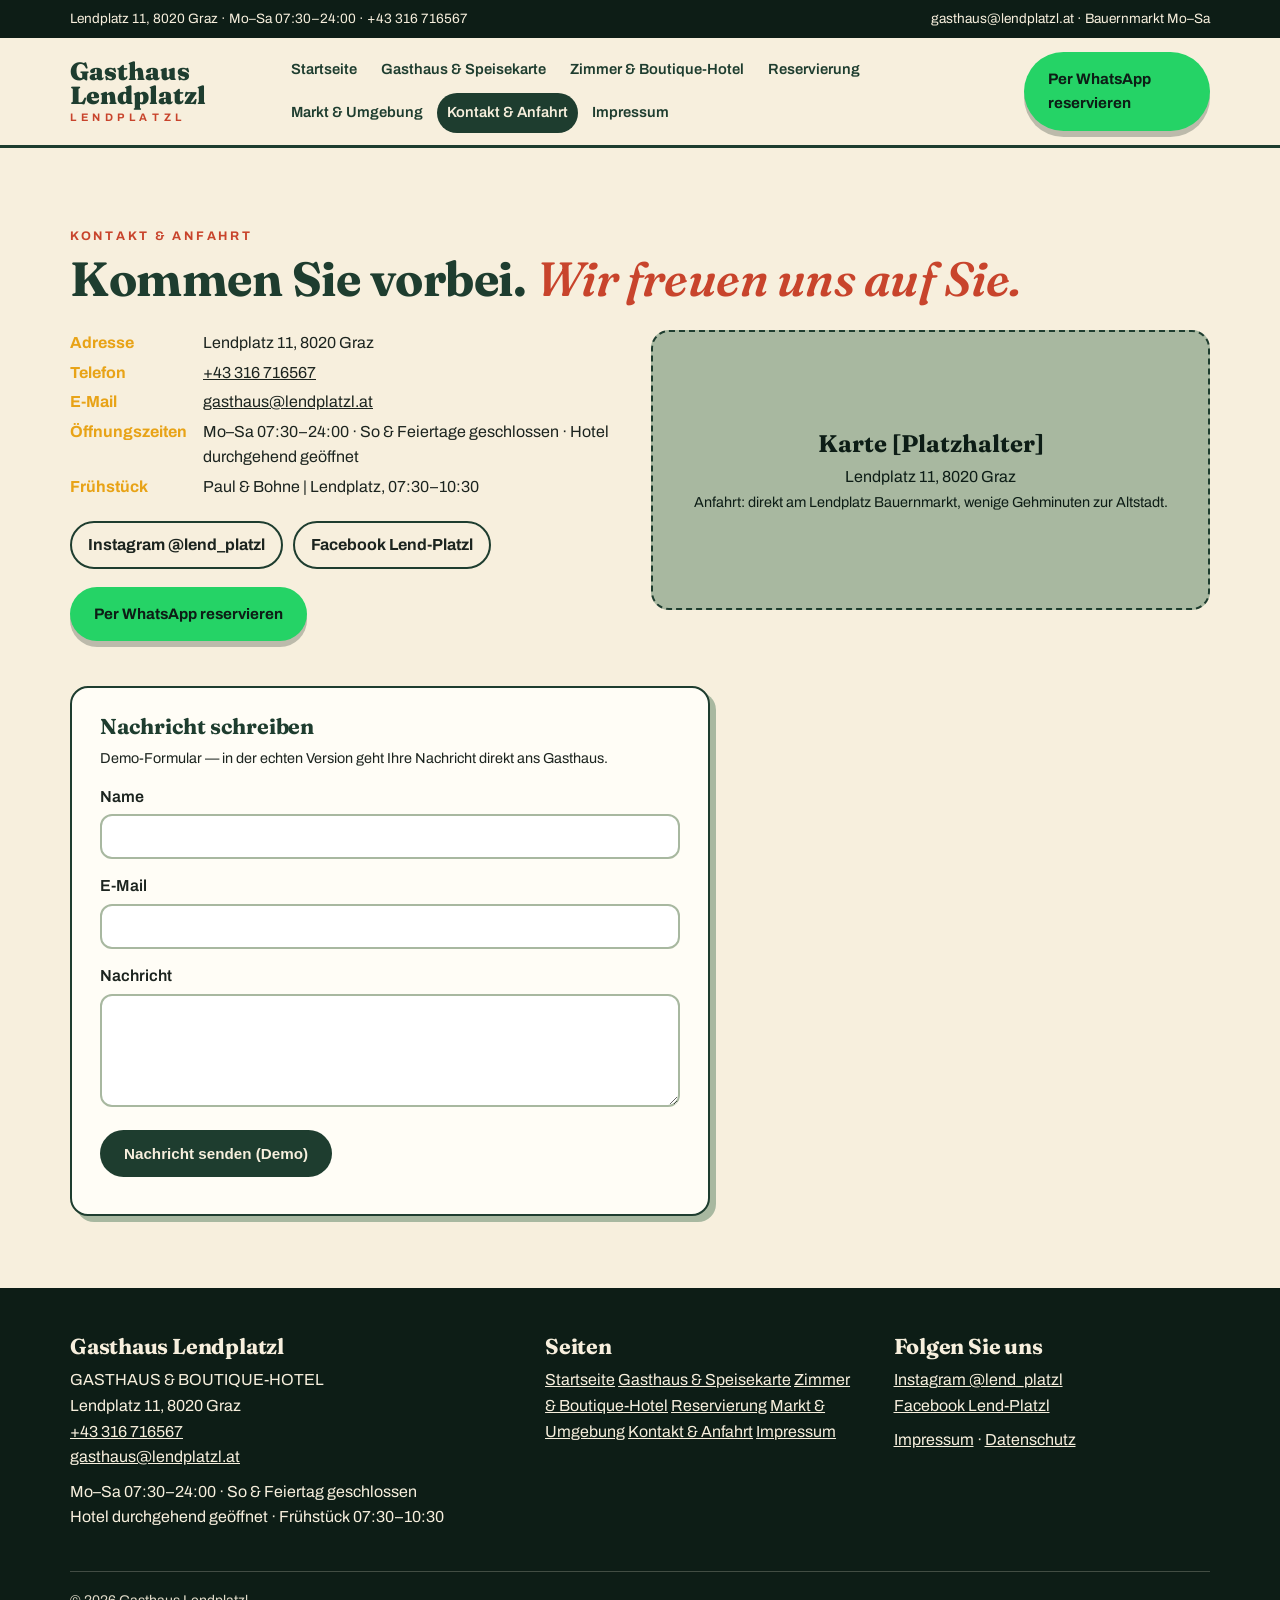
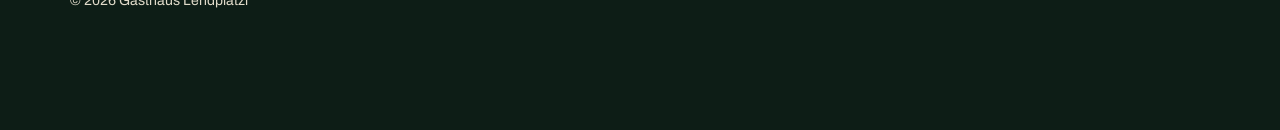
<file: kontakt.html>
<!DOCTYPE html>
<html lang="de">
<head>
<meta charset="utf-8">
<meta name="viewport" content="width=device-width, initial-scale=1">
<title>Kontakt & Anfahrt &middot; Gasthaus Lendplatzl &middot; Lendplatz 11, 8020 Graz</title>
<meta name="description" content="Kontakt zum Gasthaus Lendplatzl Graz: Lendplatz 11, 8020 Graz, +43 316 716567, gasthaus@lendplatzl.at. Mo–Sa 07:30–24:00.">
<link rel="stylesheet" href="assets/css/style.css">
<script src="assets/js/config.js" defer></script>
<script src="assets/js/bot.js" defer></script>
</head>
<body>
<div class="topbar"><div class="wrap">
    <span>Lendplatz 11, 8020 Graz &middot; Mo&ndash;Sa 07:30&ndash;24:00 &middot; <a href="tel:+43316716567">+43 316 716567</a></span>
    <span class="hide-m"><a href="mailto:gasthaus@lendplatzl.at">gasthaus@lendplatzl.at</a> &middot; Bauernmarkt Mo&ndash;Sa</span>
  </div></div>
<header class="site"><div class="wrap">
    <a class="logo" href="index.html"><b data-business>Gasthaus Lendplatzl</b><span>LENDPLATZL</span></a>
    <button class="burger" type="button" aria-expanded="false" aria-label="Men&uuml; &ouml;ffnen">&#9776; Men&uuml;</button>
    <nav class="main" aria-label="Hauptnavigation">
      <a href="index.html">Startseite</a>
      <a href="gasthaus.html">Gasthaus & Speisekarte</a>
      <a href="zimmer.html">Zimmer & Boutique-Hotel</a>
      <a href="reservierung.html">Reservierung</a>
      <a href="markt.html">Markt & Umgebung</a>
      <a href="kontakt.html" aria-current="page">Kontakt & Anfahrt</a>
      <a href="impressum.html">Impressum</a>
    </nav>
    <a class="btn btn-wa head-cta" href="reservierung.html">Per WhatsApp reservieren</a>
  </div></header>
<main>

<section><div class="wrap">
  <p class="eyebrow reveal">Kontakt &amp; Anfahrt</p>
  <h2 class="reveal">Kommen Sie vorbei. <em>Wir freuen uns auf Sie.</em></h2>
  <div class="grid2" style="margin-top:26px;align-items:start">
    <div>
      <dl class="kv reveal">
        <dt>Adresse</dt><dd>Lendplatz 11, 8020 Graz</dd>
        <dt>Telefon</dt><dd><a href="tel:+43316716567">+43 316 716567</a></dd>
        <dt>E-Mail</dt><dd><a href="mailto:gasthaus@lendplatzl.at">gasthaus@lendplatzl.at</a></dd>
        <dt>&Ouml;ffnungszeiten</dt><dd>Mo&ndash;Sa 07:30&ndash;24:00 &middot; So &amp; Feiertage geschlossen &middot; Hotel durchgehend ge&ouml;ffnet</dd>
        <dt>Fr&uuml;hst&uuml;ck</dt><dd>Paul &amp; Bohne | Lendplatz, 07:30&ndash;10:30</dd>
      </dl>
      <div class="socials reveal" style="margin-top:22px">
        <a href="https://www.instagram.com/lend_platzl/" rel="noopener">Instagram @lend_platzl</a>
        <a href="https://www.facebook.com/Lend-Platzl" rel="noopener">Facebook Lend-Platzl</a>
      </div>
      <p class="reveal" style="margin-top:18px"><a class="btn btn-wa" href="reservierung.html">Per WhatsApp reservieren</a></p>
    </div>
    <div>
      <div class="map-ph reveal"><div><b>Karte [Platzhalter]</b><span>Lendplatz 11, 8020 Graz</span><br><span style="font-size:.9rem">Anfahrt: direkt am Lendplatz Bauernmarkt, wenige Gehminuten zur Altstadt.</span></div></div>
    </div>
  </div>
  <div style="max-width:640px;margin-top:36px">
    <form class="form demo-form reveal" action="#" method="post">
      <h3>Nachricht schreiben</h3>
      <p style="font-size:.9rem">Demo-Formular &mdash; in der echten Version geht Ihre Nachricht direkt ans Gasthaus.</p>
      <label for="k-name">Name</label>
      <input id="k-name" name="name" type="text" autocomplete="name" required>
      <label for="k-email">E-Mail</label>
      <input id="k-email" name="email" type="email" autocomplete="email" required>
      <label for="k-msg">Nachricht</label>
      <textarea id="k-msg" name="message" rows="5" required></textarea>
      <p style="margin-top:16px"><button class="btn btn-green" type="submit">Nachricht senden (Demo)</button></p>
      <p class="form-ok" style="display:none;font-weight:700;color:var(--tomato)">Danke! (Demo &mdash; keine Nachricht wurde versendet.)</p>
    </form>
  </div>
</div></section>

</main>
<footer class="site"><div class="wrap">
    <div class="cols">
      <div>
        <h3 data-business>Gasthaus Lendplatzl</h3>
        <p>GASTHAUS &amp; BOUTIQUE-HOTEL<br>
        Lendplatz 11, 8020 Graz<br>
        <a href="tel:+43316716567">+43 316 716567</a><br>
        <a href="mailto:gasthaus@lendplatzl.at">gasthaus@lendplatzl.at</a></p>
        <p>Mo&ndash;Sa 07:30&ndash;24:00 &middot; So &amp; Feiertag geschlossen<br>
        Hotel durchgehend ge&ouml;ffnet &middot; Fr&uuml;hst&uuml;ck 07:30&ndash;10:30</p>
      </div>
      <div>
        <h3>Seiten</h3>
        <p><a href="index.html">Startseite</a>
        <a href="gasthaus.html">Gasthaus & Speisekarte</a>
        <a href="zimmer.html">Zimmer & Boutique-Hotel</a>
        <a href="reservierung.html">Reservierung</a>
        <a href="markt.html">Markt & Umgebung</a>
        <a href="kontakt.html">Kontakt & Anfahrt</a>
        <a href="impressum.html">Impressum</a></p>
      </div>
      <div>
        <h3>Folgen Sie uns</h3>
        <p><a href="https://www.instagram.com/lend_platzl/" rel="noopener">Instagram @lend_platzl</a><br>
        <a href="https://www.facebook.com/Lend-Platzl" rel="noopener">Facebook Lend-Platzl</a></p>
        <p><a href="impressum.html">Impressum</a> &middot; <a href="impressum.html#datenschutz">Datenschutz</a></p>
      </div>
    </div>
    <p class="fine">&copy; 2026 Gasthaus Lendplatzl</p>
  </div></footer>
  <div class="sticky-wa"><a class="btn btn-wa" href="reservierung.html">Per WhatsApp reservieren</a></div>
</body>
</html>
</file>
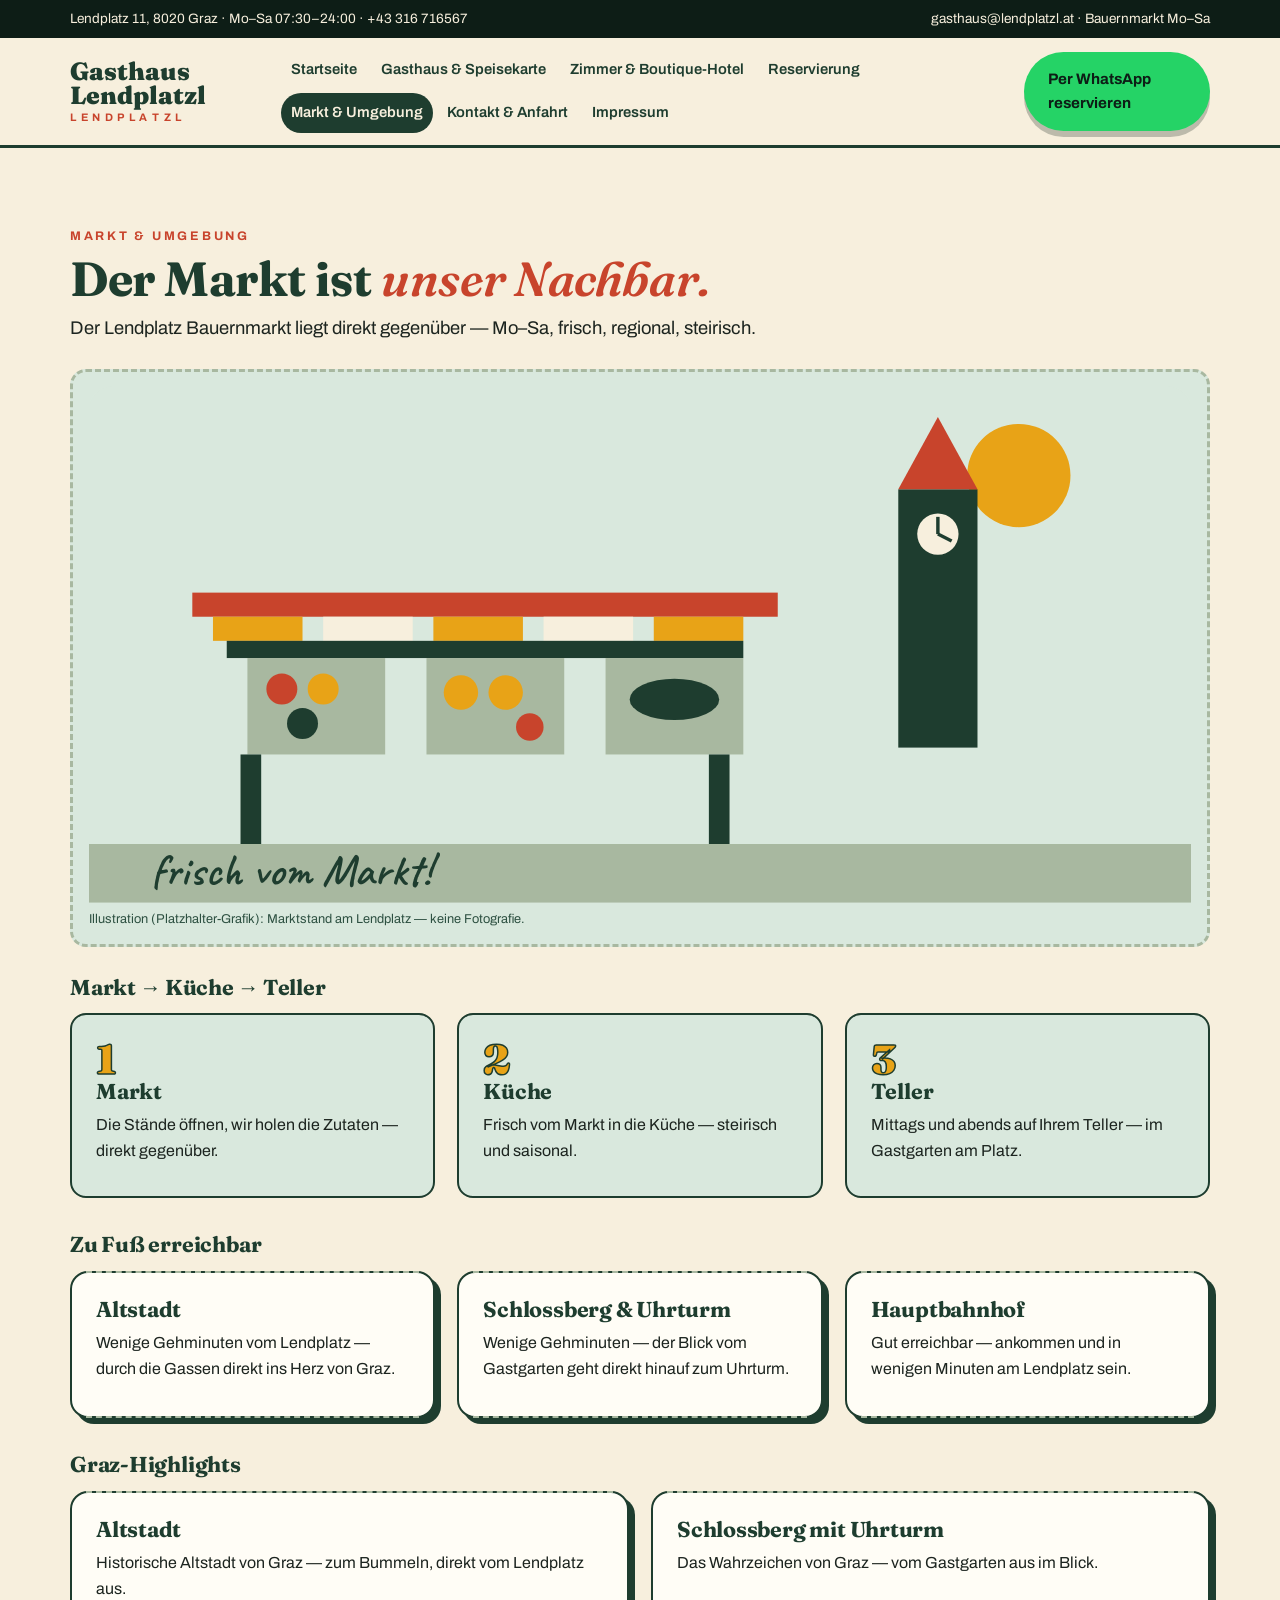
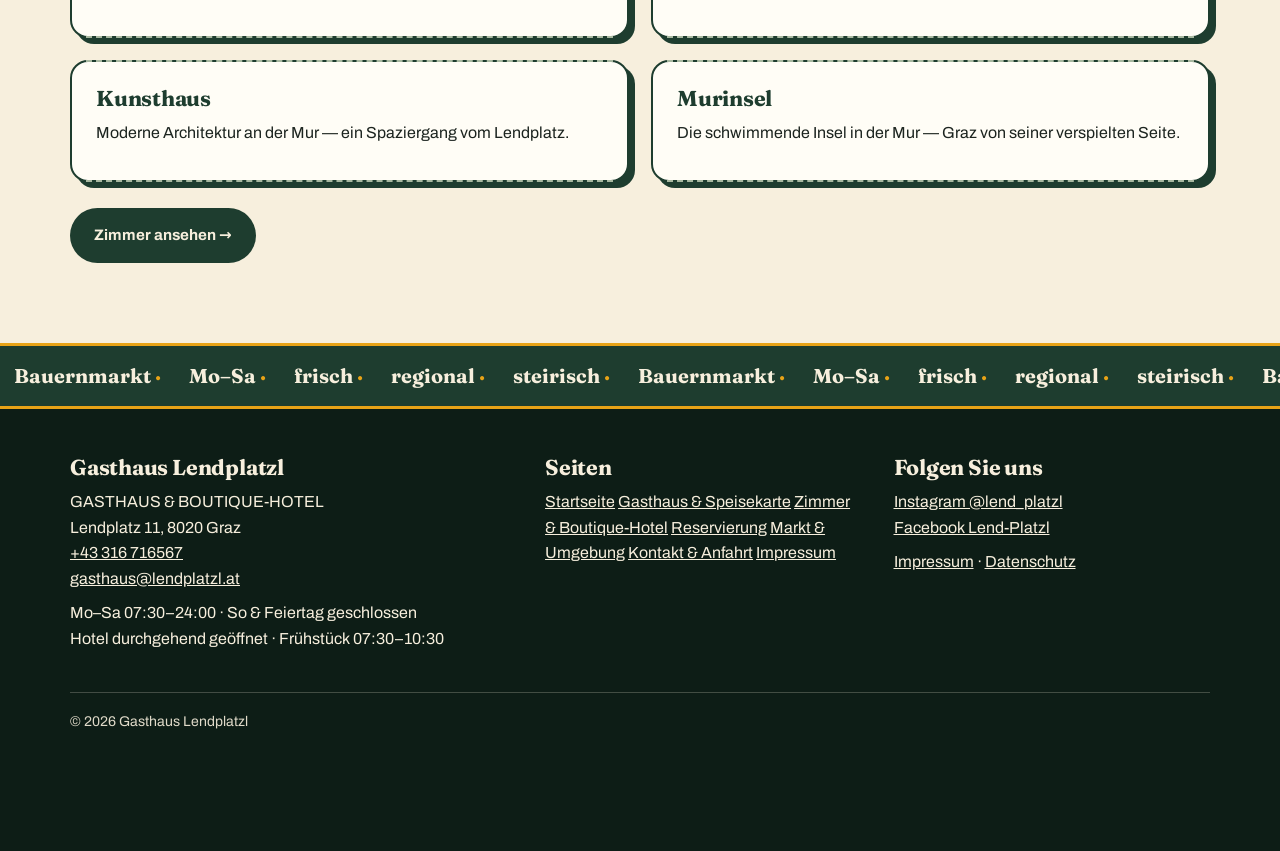
<file: markt.html>
<!DOCTYPE html>
<html lang="de">
<head>
<meta charset="utf-8">
<meta name="viewport" content="width=device-width, initial-scale=1">
<title>Markt & Umgebung &middot; Gasthaus Lendplatzl &middot; Lendplatz 11, 8020 Graz</title>
<meta name="description" content="Lendplatz Bauernmarkt Graz: direkt gegenüber dem Gasthaus Lendplatzl. Altstadt, Schlossberg und Uhrturm wenige Gehminuten entfernt.">
<link rel="stylesheet" href="assets/css/style.css">
<script src="assets/js/config.js" defer></script>
<script src="assets/js/bot.js" defer></script>
</head>
<body>
<div class="topbar"><div class="wrap">
    <span>Lendplatz 11, 8020 Graz &middot; Mo&ndash;Sa 07:30&ndash;24:00 &middot; <a href="tel:+43316716567">+43 316 716567</a></span>
    <span class="hide-m"><a href="mailto:gasthaus@lendplatzl.at">gasthaus@lendplatzl.at</a> &middot; Bauernmarkt Mo&ndash;Sa</span>
  </div></div>
<header class="site"><div class="wrap">
    <a class="logo" href="index.html"><b data-business>Gasthaus Lendplatzl</b><span>LENDPLATZL</span></a>
    <button class="burger" type="button" aria-expanded="false" aria-label="Men&uuml; &ouml;ffnen">&#9776; Men&uuml;</button>
    <nav class="main" aria-label="Hauptnavigation">
      <a href="index.html">Startseite</a>
      <a href="gasthaus.html">Gasthaus & Speisekarte</a>
      <a href="zimmer.html">Zimmer & Boutique-Hotel</a>
      <a href="reservierung.html">Reservierung</a>
      <a href="markt.html" aria-current="page">Markt & Umgebung</a>
      <a href="kontakt.html">Kontakt & Anfahrt</a>
      <a href="impressum.html">Impressum</a>
    </nav>
    <a class="btn btn-wa head-cta" href="reservierung.html">Per WhatsApp reservieren</a>
  </div></header>
<main>

<section><div class="wrap">
  <p class="eyebrow reveal">Markt &amp; Umgebung</p>
  <h2 class="reveal">Der Markt ist <em>unser Nachbar.</em></h2>
  <p class="lead reveal">Der Lendplatz Bauernmarkt liegt direkt gegen&uuml;ber &mdash; Mo&ndash;Sa, frisch, regional, steirisch.</p>
  <figure class="hero-art reveal"><svg viewBox="0 0 640 300" role="img" aria-label="Illustration: Marktstand am Lendplatz mit Blick auf den Uhrturm">
      <rect x="0" y="0" width="640" height="300" rx="14" fill="#d9e8dd"/>
      <circle cx="540" cy="52" r="30" fill="#E8A317"/>
      <rect x="470" y="60" width="46" height="150" fill="#1E3D2F"/><polygon points="470,60 516,60 493,18" fill="#C8442C"/>
      <circle cx="493" cy="86" r="12" fill="#F7EFDD"/><line x1="493" y1="86" x2="493" y2="76" stroke="#1E3D2F" stroke-width="2"/><line x1="493" y1="86" x2="501" y2="90" stroke="#1E3D2F" stroke-width="2"/>
      <rect x="60" y="120" width="340" height="14" fill="#C8442C"/><rect x="60" y="120" width="340" height="14" fill="none"/>
      <g><rect x="72" y="134" width="52" height="14" fill="#E8A317"/><rect x="136" y="134" width="52" height="14" fill="#F7EFDD"/><rect x="200" y="134" width="52" height="14" fill="#E8A317"/><rect x="264" y="134" width="52" height="14" fill="#F7EFDD"/><rect x="328" y="134" width="52" height="14" fill="#E8A317"/></g>
      <rect x="80" y="148" width="300" height="10" fill="#1E3D2F"/>
      <rect x="92" y="158" width="80" height="56" fill="#A8B8A0"/><circle cx="112" cy="176" r="9" fill="#C8442C"/><circle cx="136" cy="176" r="9" fill="#E8A317"/><circle cx="124" cy="196" r="9" fill="#1E3D2F"/>
      <rect x="196" y="158" width="80" height="56" fill="#A8B8A0"/><circle cx="216" cy="178" r="10" fill="#E8A317"/><circle cx="242" cy="178" r="10" fill="#E8A317"/><circle cx="256" cy="198" r="8" fill="#C8442C"/>
      <rect x="300" y="158" width="80" height="56" fill="#A8B8A0"/><ellipse cx="340" cy="182" rx="26" ry="12" fill="#1E3D2F"/>
      <rect x="88" y="214" width="12" height="52" fill="#1E3D2F"/><rect x="360" y="214" width="12" height="52" fill="#1E3D2F"/>
      <rect x="0" y="266" width="640" height="34" fill="#A8B8A0"/>
      <text x="36" y="290" font-family="Caveat, cursive" font-size="26" fill="#1E3D2F">frisch vom Markt!</text>
    </svg><figcaption>Illustration (Platzhalter-Grafik): Marktstand am Lendplatz &mdash; keine Fotografie.</figcaption></figure>
  <h3 class="reveal" style="margin-top:30px">Markt &rarr; K&uuml;che &rarr; Teller</h3>
  <div class="steps" style="margin-top:14px">
    <div class="step reveal"><b class="num">1</b><h3>Markt</h3><p>Die St&auml;nde &ouml;ffnen, wir holen die Zutaten &mdash; direkt gegen&uuml;ber.</p></div>
    <div class="step reveal"><b class="num">2</b><h3>K&uuml;che</h3><p>Frisch vom Markt in die K&uuml;che &mdash; steirisch und saisonal.</p></div>
    <div class="step reveal"><b class="num">3</b><h3>Teller</h3><p>Mittags und abends auf Ihrem Teller &mdash; im Gastgarten am Platz.</p></div>
  </div>
  <h3 class="reveal" style="margin-top:36px">Zu Fu&szlig; erreichbar</h3>
  <div class="grid3" style="margin-top:14px">
    <article class="ticket reveal"><div class="pad"><h3>Altstadt</h3><p>Wenige Gehminuten vom Lendplatz &mdash; durch die Gassen direkt ins Herz von Graz.</p></div></article>
    <article class="ticket reveal"><div class="pad"><h3>Schlossberg &amp; Uhrturm</h3><p>Wenige Gehminuten &mdash; der Blick vom Gastgarten geht direkt hinauf zum Uhrturm.</p></div></article>
    <article class="ticket reveal"><div class="pad"><h3>Hauptbahnhof</h3><p>Gut erreichbar &mdash; ankommen und in wenigen Minuten am Lendplatz sein.</p></div></article>
  </div>
  <h3 class="reveal" style="margin-top:36px">Graz-Highlights</h3>
  <div class="grid2" style="margin-top:14px">
    <article class="ticket reveal"><div class="pad"><h3>Altstadt</h3><p>Historische Altstadt von Graz &mdash; zum Bummeln, direkt vom Lendplatz aus.</p></div></article>
    <article class="ticket reveal"><div class="pad"><h3>Schlossberg mit Uhrturm</h3><p>Das Wahrzeichen von Graz &mdash; vom Gastgarten aus im Blick.</p></div></article>
    <article class="ticket reveal"><div class="pad"><h3>Kunsthaus</h3><p>Moderne Architektur an der Mur &mdash; ein Spaziergang vom Lendplatz.</p></div></article>
    <article class="ticket reveal"><div class="pad"><h3>Murinsel</h3><p>Die schwimmende Insel in der Mur &mdash; Graz von seiner verspielten Seite.</p></div></article>
  </div>
  <p style="margin-top:26px"><a class="btn btn-green reveal" href="zimmer.html">Zimmer ansehen &rarr;</a></p>
</div></section>
<div class="ticker" aria-hidden="true"><div class="ticker-track"><span>Bauernmarkt <i>&middot;</i></span><span>Mo&ndash;Sa <i>&middot;</i></span><span>frisch <i>&middot;</i></span><span>regional <i>&middot;</i></span><span>steirisch <i>&middot;</i></span><span>Bauernmarkt <i>&middot;</i></span><span>Mo&ndash;Sa <i>&middot;</i></span><span>frisch <i>&middot;</i></span><span>regional <i>&middot;</i></span><span>steirisch <i>&middot;</i></span><span>Bauernmarkt <i>&middot;</i></span><span>Mo&ndash;Sa <i>&middot;</i></span><span>frisch <i>&middot;</i></span><span>regional <i>&middot;</i></span><span>steirisch <i>&middot;</i></span><span>Bauernmarkt <i>&middot;</i></span><span>Mo&ndash;Sa <i>&middot;</i></span><span>frisch <i>&middot;</i></span><span>regional <i>&middot;</i></span><span>steirisch <i>&middot;</i></span></div></div>

</main>
<footer class="site"><div class="wrap">
    <div class="cols">
      <div>
        <h3 data-business>Gasthaus Lendplatzl</h3>
        <p>GASTHAUS &amp; BOUTIQUE-HOTEL<br>
        Lendplatz 11, 8020 Graz<br>
        <a href="tel:+43316716567">+43 316 716567</a><br>
        <a href="mailto:gasthaus@lendplatzl.at">gasthaus@lendplatzl.at</a></p>
        <p>Mo&ndash;Sa 07:30&ndash;24:00 &middot; So &amp; Feiertag geschlossen<br>
        Hotel durchgehend ge&ouml;ffnet &middot; Fr&uuml;hst&uuml;ck 07:30&ndash;10:30</p>
      </div>
      <div>
        <h3>Seiten</h3>
        <p><a href="index.html">Startseite</a>
        <a href="gasthaus.html">Gasthaus & Speisekarte</a>
        <a href="zimmer.html">Zimmer & Boutique-Hotel</a>
        <a href="reservierung.html">Reservierung</a>
        <a href="markt.html">Markt & Umgebung</a>
        <a href="kontakt.html">Kontakt & Anfahrt</a>
        <a href="impressum.html">Impressum</a></p>
      </div>
      <div>
        <h3>Folgen Sie uns</h3>
        <p><a href="https://www.instagram.com/lend_platzl/" rel="noopener">Instagram @lend_platzl</a><br>
        <a href="https://www.facebook.com/Lend-Platzl" rel="noopener">Facebook Lend-Platzl</a></p>
        <p><a href="impressum.html">Impressum</a> &middot; <a href="impressum.html#datenschutz">Datenschutz</a></p>
      </div>
    </div>
    <p class="fine">&copy; 2026 Gasthaus Lendplatzl</p>
  </div></footer>
  <div class="sticky-wa"><a class="btn btn-wa" href="reservierung.html">Per WhatsApp reservieren</a></div>
</body>
</html>
</file>
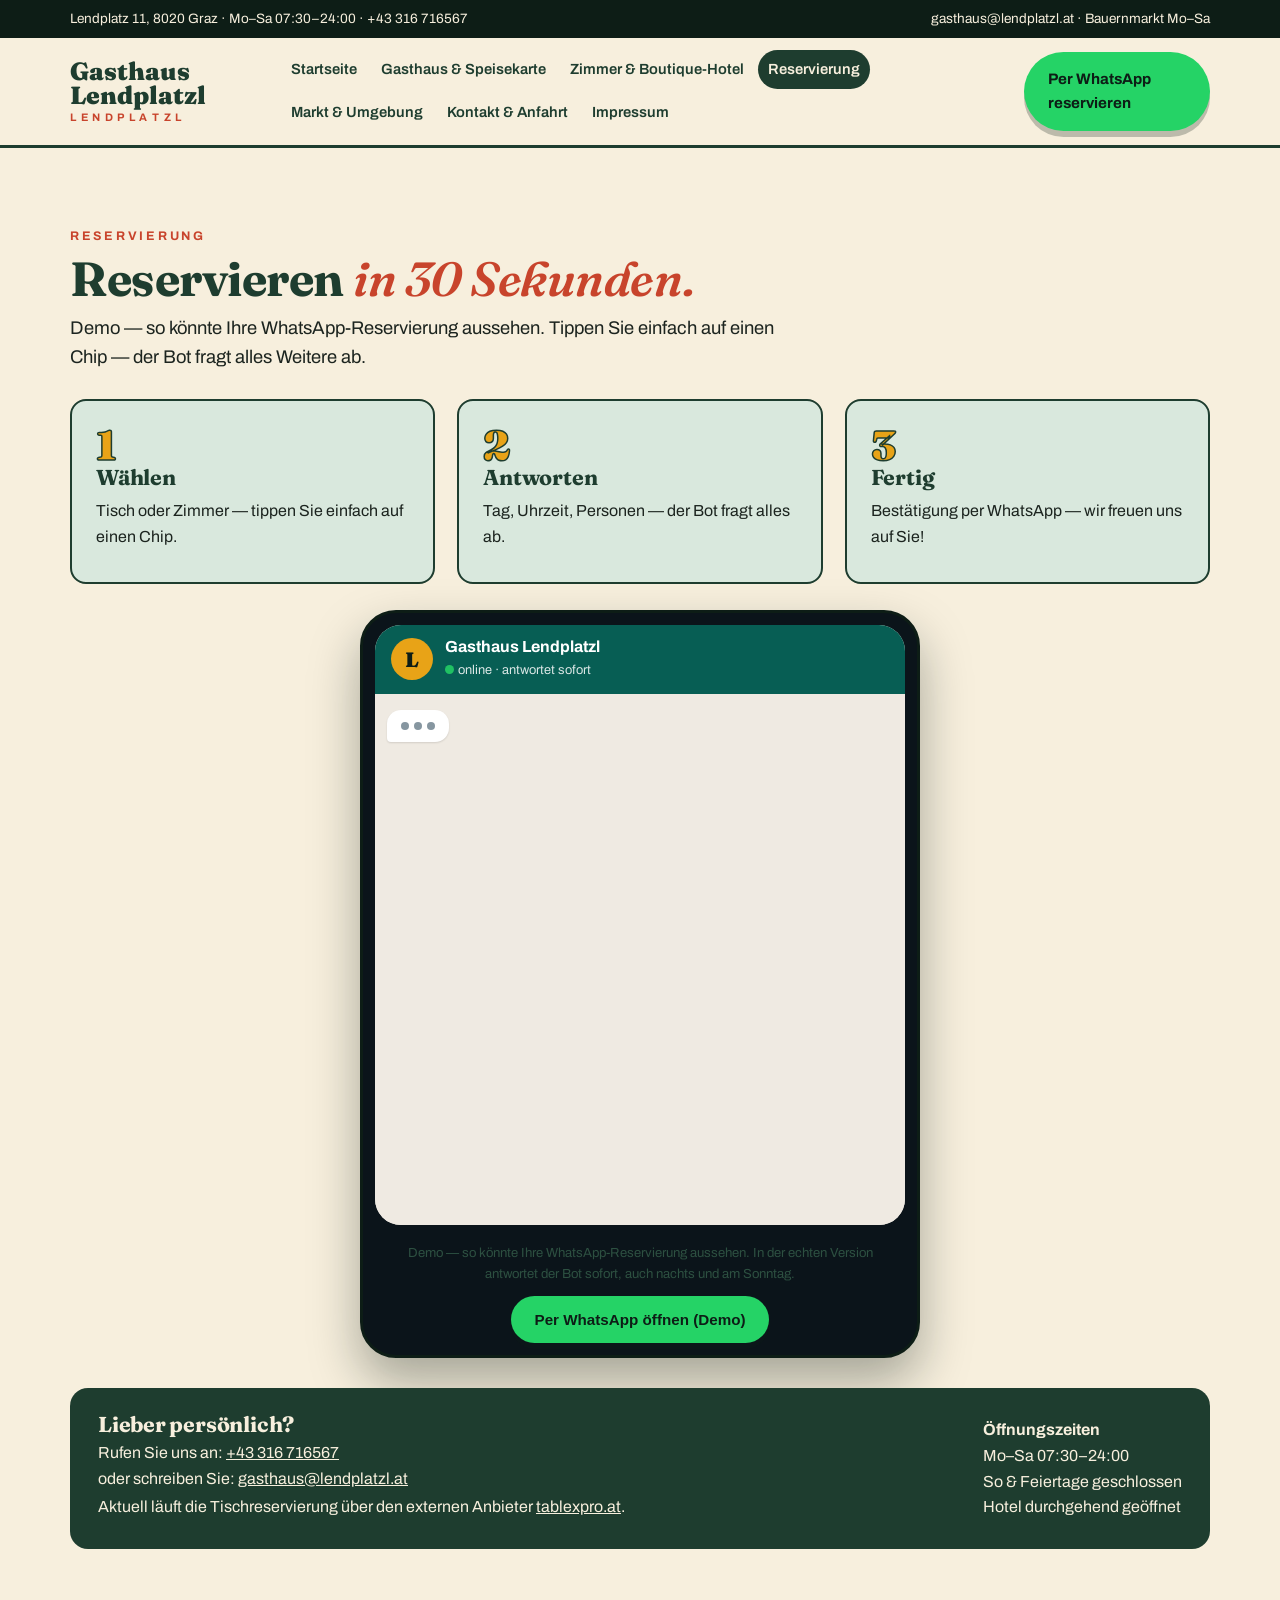
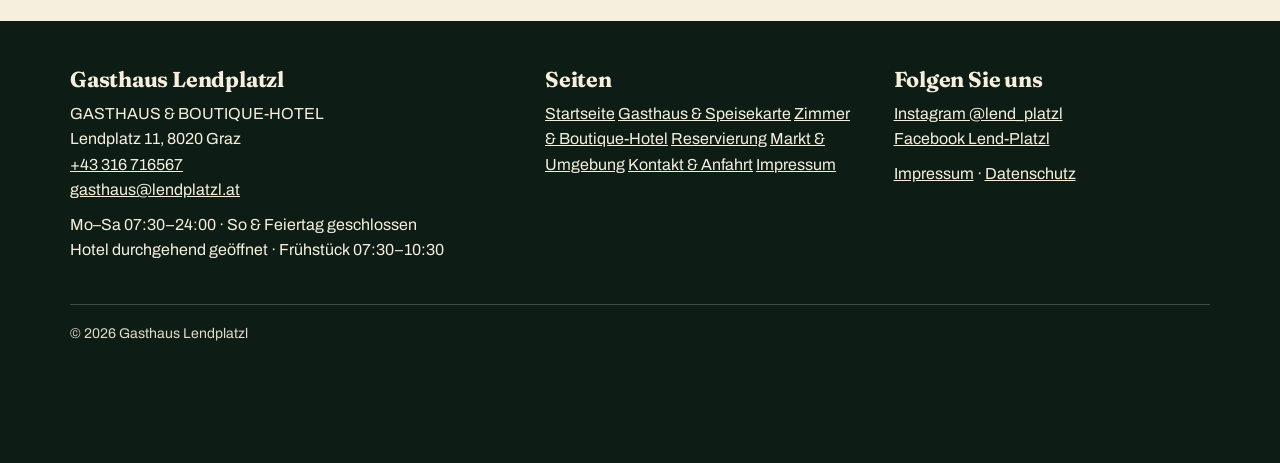
<file: reservierung.html>
<!DOCTYPE html>
<html lang="de">
<head>
<meta charset="utf-8">
<meta name="viewport" content="width=device-width, initial-scale=1">
<title>Reservierung &middot; Gasthaus Lendplatzl &middot; Lendplatz 11, 8020 Graz</title>
<meta name="description" content="Tisch reservieren im Gasthaus Lendplatzl Graz: in 30 Sekunden per WhatsApp-Bot. Demo des vorgeschlagenen Reservierungs-Bots.">
<link rel="stylesheet" href="assets/css/style.css">
<script src="assets/js/config.js" defer></script>
<script src="assets/js/bot.js" defer></script>
</head>
<body>
<div class="topbar"><div class="wrap">
    <span>Lendplatz 11, 8020 Graz &middot; Mo&ndash;Sa 07:30&ndash;24:00 &middot; <a href="tel:+43316716567">+43 316 716567</a></span>
    <span class="hide-m"><a href="mailto:gasthaus@lendplatzl.at">gasthaus@lendplatzl.at</a> &middot; Bauernmarkt Mo&ndash;Sa</span>
  </div></div>
<header class="site"><div class="wrap">
    <a class="logo" href="index.html"><b data-business>Gasthaus Lendplatzl</b><span>LENDPLATZL</span></a>
    <button class="burger" type="button" aria-expanded="false" aria-label="Men&uuml; &ouml;ffnen">&#9776; Men&uuml;</button>
    <nav class="main" aria-label="Hauptnavigation">
      <a href="index.html">Startseite</a>
      <a href="gasthaus.html">Gasthaus & Speisekarte</a>
      <a href="zimmer.html">Zimmer & Boutique-Hotel</a>
      <a href="reservierung.html" aria-current="page">Reservierung</a>
      <a href="markt.html">Markt & Umgebung</a>
      <a href="kontakt.html">Kontakt & Anfahrt</a>
      <a href="impressum.html">Impressum</a>
    </nav>
    <a class="btn btn-wa head-cta" href="reservierung.html">Per WhatsApp reservieren</a>
  </div></header>
<main>

<section><div class="wrap">
  <p class="eyebrow reveal">Reservierung</p>
  <h2 class="reveal">Reservieren <em>in 30 Sekunden.</em></h2>
  <p class="lead reveal">Demo &mdash; so k&ouml;nnte Ihre WhatsApp-Reservierung aussehen. Tippen Sie einfach auf einen Chip &mdash; der Bot fragt alles Weitere ab.</p>
  <div class="steps" style="margin:26px 0">
    <div class="step reveal"><b class="num">1</b><h3>W&auml;hlen</h3><p>Tisch oder Zimmer &mdash; tippen Sie einfach auf einen Chip.</p></div>
    <div class="step reveal"><b class="num">2</b><h3>Antworten</h3><p>Tag, Uhrzeit, Personen &mdash; der Bot fragt alles ab.</p></div>
    <div class="step reveal"><b class="num">3</b><h3>Fertig</h3><p>Best&auml;tigung per WhatsApp &mdash; wir freuen uns auf Sie!</p></div>
  </div>
  <div id="bot">
    <div class="phone wide">
      <div class="phone-screen bot-mock">
        <div class="bot-head">
          <div class="avatar" aria-hidden="true">L</div>
          <div><b data-business>Gasthaus Lendplatzl</b><small><span class="dot"></span>online &middot; antwortet sofort</small></div>
        </div>
        <div class="chat" aria-live="polite" aria-label="WhatsApp-Reservierung (Demo)"></div>
      </div>
      <p class="bot-note">Demo &mdash; so k&ouml;nnte Ihre WhatsApp-Reservierung aussehen. In der echten Version antwortet der Bot sofort, auch nachts und am Sonntag.</p>
      <div class="bot-open"><button class="btn btn-wa bot-open-btn" type="button">Per WhatsApp &ouml;ffnen (Demo)</button>
      <p class="demo-hint">Demo &mdash; in der echten Version &ouml;ffnet sich hier WhatsApp mit dem Chat zum Gasthaus.</p></div>
    </div>
  </div>
  <div class="infobar reveal" style="margin-top:30px">
    <div>
      <h3>Lieber pers&ouml;nlich?</h3>
      <p>Rufen Sie uns an: <a href="tel:+43316716567">+43 316 716567</a><br>
      oder schreiben Sie: <a href="mailto:gasthaus@lendplatzl.at">gasthaus@lendplatzl.at</a></p>
      <p>Aktuell l&auml;uft die Tischreservierung &uuml;ber den externen Anbieter <a href="https://tablexpro.at" rel="noopener">tablexpro.at</a>.</p>
    </div>
    <div>
      <p><strong>&Ouml;ffnungszeiten</strong><br>Mo&ndash;Sa 07:30&ndash;24:00<br>So &amp; Feiertage geschlossen<br>Hotel durchgehend ge&ouml;ffnet</p>
    </div>
  </div>
</div></section>

</main>
<footer class="site"><div class="wrap">
    <div class="cols">
      <div>
        <h3 data-business>Gasthaus Lendplatzl</h3>
        <p>GASTHAUS &amp; BOUTIQUE-HOTEL<br>
        Lendplatz 11, 8020 Graz<br>
        <a href="tel:+43316716567">+43 316 716567</a><br>
        <a href="mailto:gasthaus@lendplatzl.at">gasthaus@lendplatzl.at</a></p>
        <p>Mo&ndash;Sa 07:30&ndash;24:00 &middot; So &amp; Feiertag geschlossen<br>
        Hotel durchgehend ge&ouml;ffnet &middot; Fr&uuml;hst&uuml;ck 07:30&ndash;10:30</p>
      </div>
      <div>
        <h3>Seiten</h3>
        <p><a href="index.html">Startseite</a>
        <a href="gasthaus.html">Gasthaus & Speisekarte</a>
        <a href="zimmer.html">Zimmer & Boutique-Hotel</a>
        <a href="reservierung.html">Reservierung</a>
        <a href="markt.html">Markt & Umgebung</a>
        <a href="kontakt.html">Kontakt & Anfahrt</a>
        <a href="impressum.html">Impressum</a></p>
      </div>
      <div>
        <h3>Folgen Sie uns</h3>
        <p><a href="https://www.instagram.com/lend_platzl/" rel="noopener">Instagram @lend_platzl</a><br>
        <a href="https://www.facebook.com/Lend-Platzl" rel="noopener">Facebook Lend-Platzl</a></p>
        <p><a href="impressum.html">Impressum</a> &middot; <a href="impressum.html#datenschutz">Datenschutz</a></p>
      </div>
    </div>
    <p class="fine">&copy; 2026 Gasthaus Lendplatzl</p>
  </div></footer>
  <div class="sticky-wa"><a class="btn btn-wa" href="reservierung.html">Per WhatsApp reservieren</a></div>
</body>
</html>
</file>
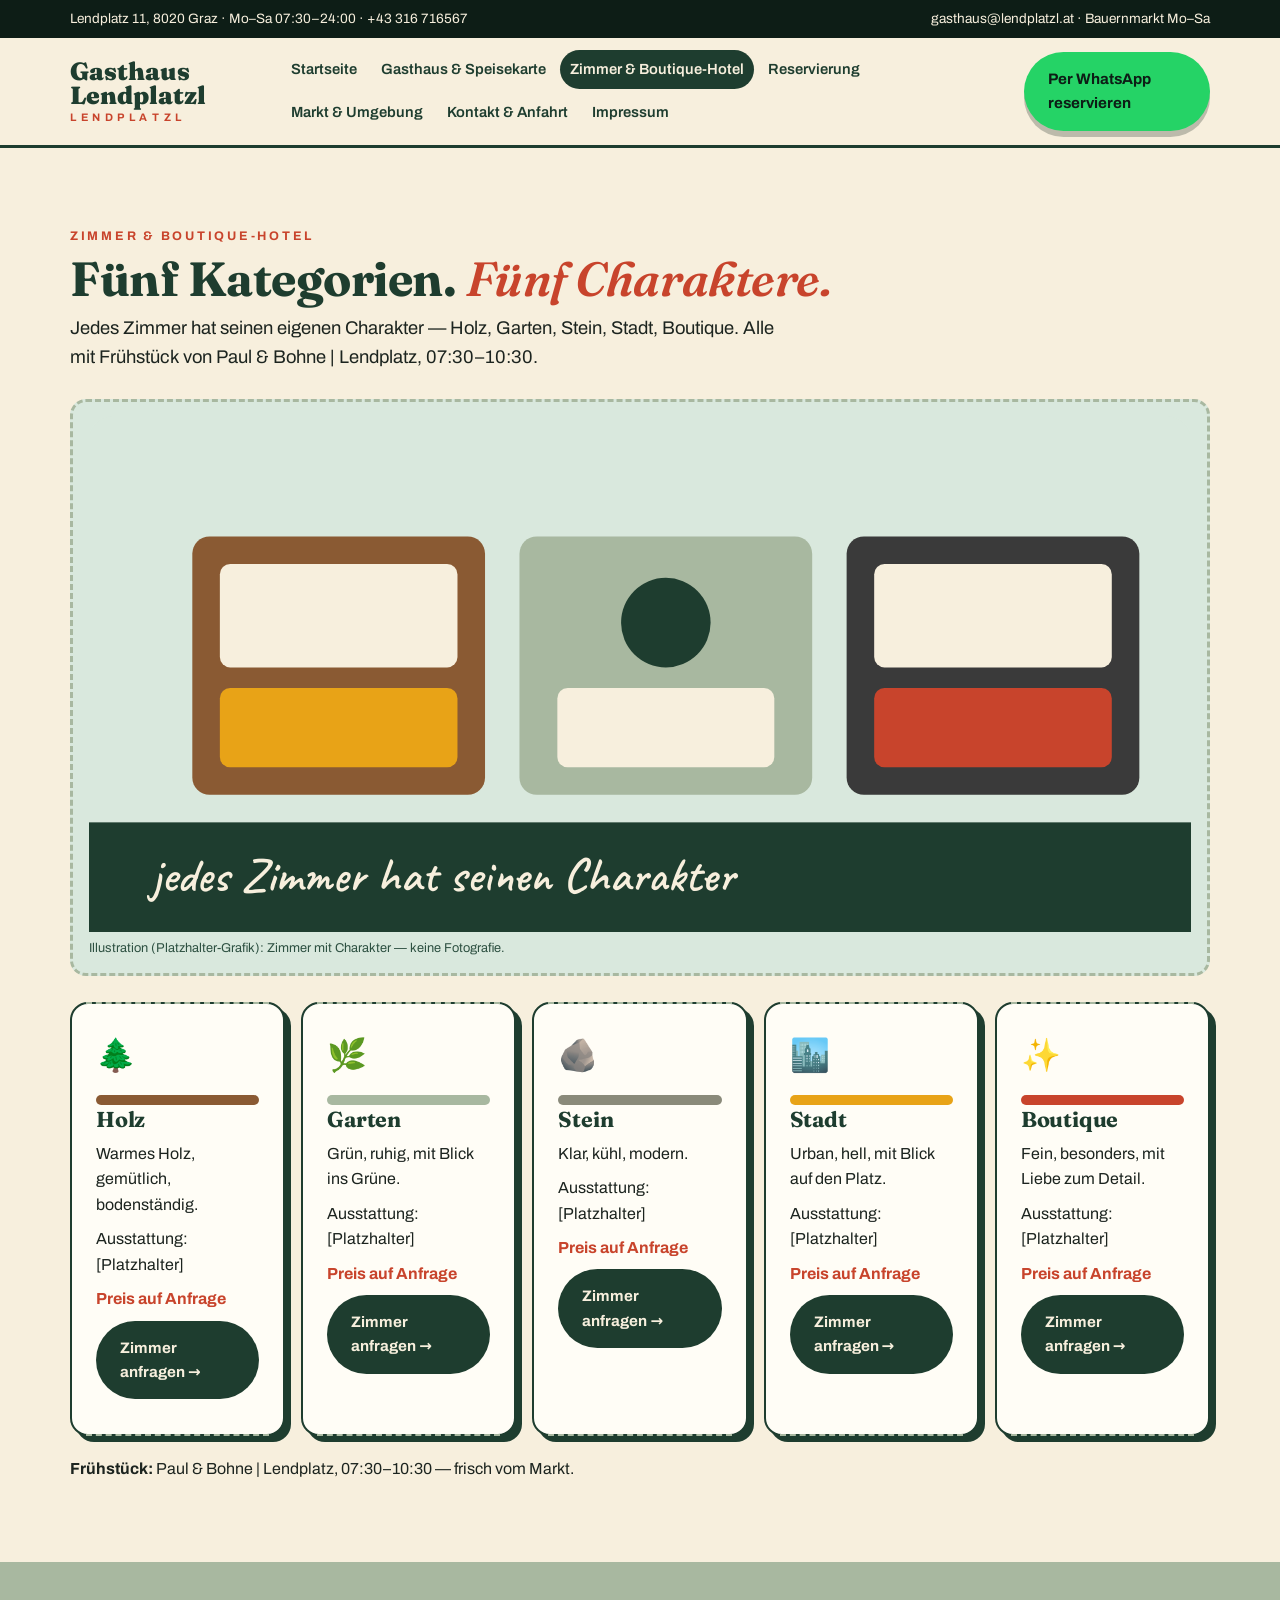
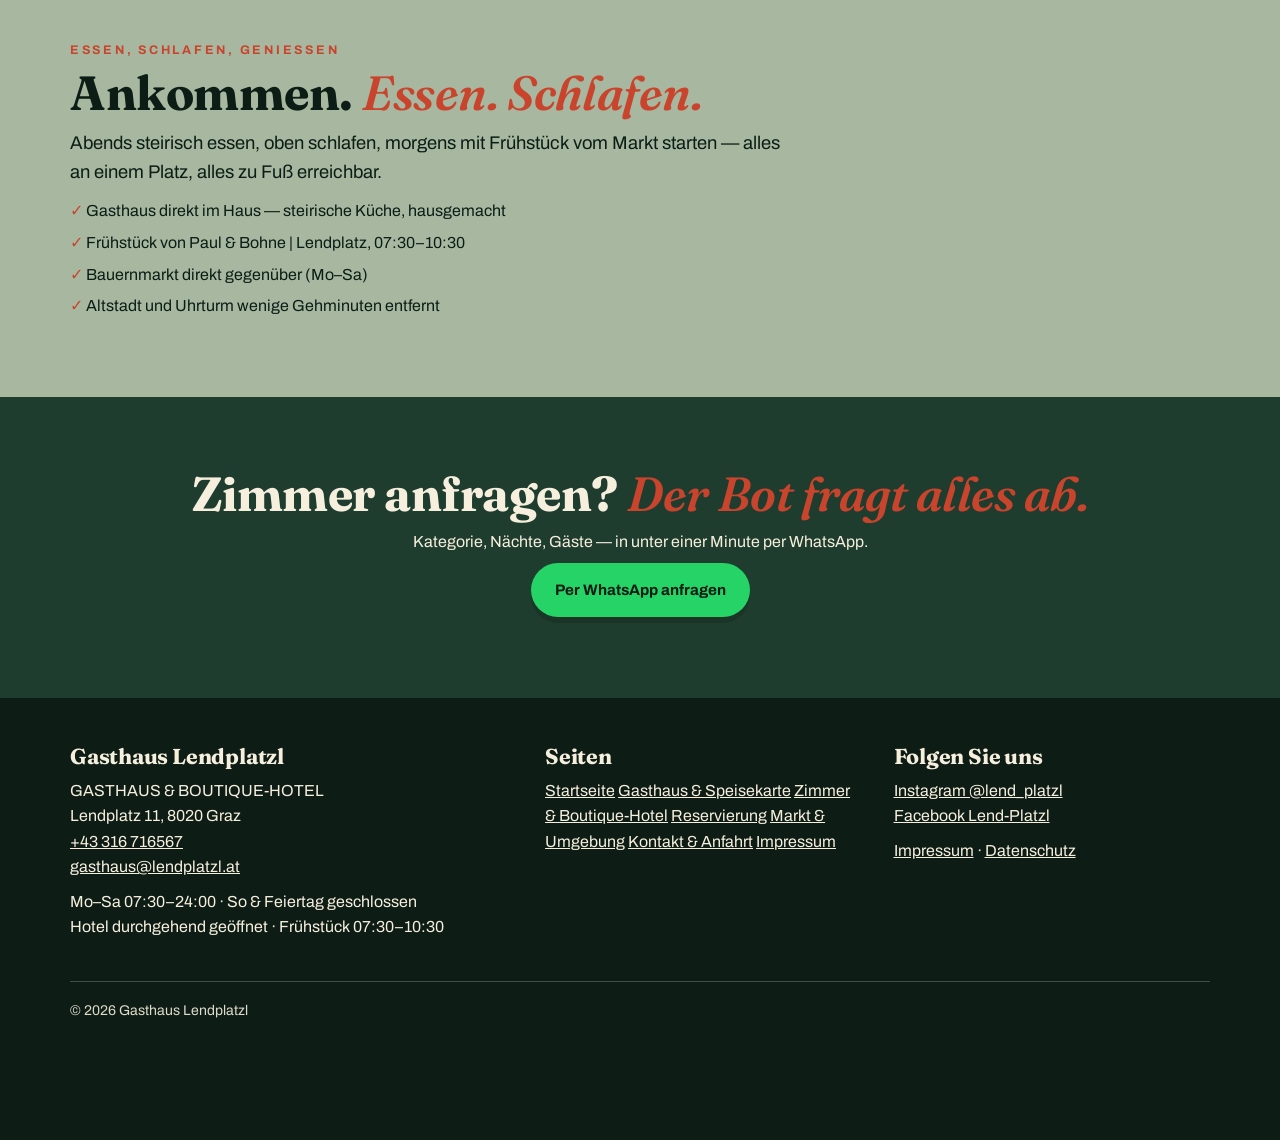
<file: zimmer.html>
<!DOCTYPE html>
<html lang="de">
<head>
<meta charset="utf-8">
<meta name="viewport" content="width=device-width, initial-scale=1">
<title>Zimmer & Boutique-Hotel &middot; Gasthaus Lendplatzl &middot; Lendplatz 11, 8020 Graz</title>
<meta name="description" content="Zimmer im Gasthaus Lendplatzl Graz: fünf Kategorien Holz, Garten, Stein, Stadt und Boutique. Frühstück von Paul & Bohne, 07:30–10:30.">
<link rel="stylesheet" href="assets/css/style.css">
<script src="assets/js/config.js" defer></script>
<script src="assets/js/bot.js" defer></script>
</head>
<body>
<div class="topbar"><div class="wrap">
    <span>Lendplatz 11, 8020 Graz &middot; Mo&ndash;Sa 07:30&ndash;24:00 &middot; <a href="tel:+43316716567">+43 316 716567</a></span>
    <span class="hide-m"><a href="mailto:gasthaus@lendplatzl.at">gasthaus@lendplatzl.at</a> &middot; Bauernmarkt Mo&ndash;Sa</span>
  </div></div>
<header class="site"><div class="wrap">
    <a class="logo" href="index.html"><b data-business>Gasthaus Lendplatzl</b><span>LENDPLATZL</span></a>
    <button class="burger" type="button" aria-expanded="false" aria-label="Men&uuml; &ouml;ffnen">&#9776; Men&uuml;</button>
    <nav class="main" aria-label="Hauptnavigation">
      <a href="index.html">Startseite</a>
      <a href="gasthaus.html">Gasthaus & Speisekarte</a>
      <a href="zimmer.html" aria-current="page">Zimmer & Boutique-Hotel</a>
      <a href="reservierung.html">Reservierung</a>
      <a href="markt.html">Markt & Umgebung</a>
      <a href="kontakt.html">Kontakt & Anfahrt</a>
      <a href="impressum.html">Impressum</a>
    </nav>
    <a class="btn btn-wa head-cta" href="reservierung.html">Per WhatsApp reservieren</a>
  </div></header>
<main>

<section><div class="wrap">
  <p class="eyebrow reveal">Zimmer &amp; Boutique-Hotel</p>
  <h2 class="reveal">F&uuml;nf Kategorien. <em>F&uuml;nf Charaktere.</em></h2>
  <p class="lead reveal">Jedes Zimmer hat seinen eigenen Charakter &mdash; Holz, Garten, Stein, Stadt, Boutique. Alle mit Fr&uuml;hst&uuml;ck von Paul &amp; Bohne | Lendplatz, 07:30&ndash;10:30.</p>
  <figure class="hero-art reveal"><svg viewBox="0 0 640 300" role="img" aria-label="Illustration: Zimmer mit Charakter">
      <rect x="0" y="0" width="640" height="300" rx="14" fill="#d9e8dd"/>
      <rect x="60" y="70" width="170" height="150" rx="10" fill="#8a5a33"/><rect x="76" y="86" width="138" height="60" rx="6" fill="#F7EFDD"/><rect x="76" y="158" width="138" height="46" rx="6" fill="#E8A317"/>
      <rect x="250" y="70" width="170" height="150" rx="10" fill="#A8B8A0"/><circle cx="335" cy="120" r="26" fill="#1E3D2F"/><rect x="272" y="158" width="126" height="46" rx="6" fill="#F7EFDD"/>
      <rect x="440" y="70" width="170" height="150" rx="10" fill="#3a3a3a"/><rect x="456" y="86" width="138" height="60" rx="6" fill="#F7EFDD"/><rect x="456" y="158" width="138" height="46" rx="6" fill="#C8442C"/>
      <rect x="0" y="236" width="640" height="64" fill="#1E3D2F"/>
      <text x="36" y="276" font-family="Caveat, cursive" font-size="28" fill="#F7EFDD">jedes Zimmer hat seinen Charakter</text>
    </svg><figcaption>Illustration (Platzhalter-Grafik): Zimmer mit Charakter &mdash; keine Fotografie.</figcaption></figure>
  <div class="grid5" style="margin-top:26px">
<article class="ticket reveal"><div class="pad">
      <span class="room-emoji" aria-hidden="true">🌲</span>
      <div class="room-swatch" style="background:#8a5a33"></div>
      <h3>Holz</h3>
      <p>Warmes Holz, gemütlich, bodenständig.</p>
      <p>Ausstattung: [Platzhalter]</p>
      <p class="price-note">Preis auf Anfrage</p>
      <p><a class="btn btn-green" href="reservierung.html">Zimmer anfragen &rarr;</a></p>
    </div></article>
<article class="ticket reveal"><div class="pad">
      <span class="room-emoji" aria-hidden="true">🌿</span>
      <div class="room-swatch" style="background:#A8B8A0"></div>
      <h3>Garten</h3>
      <p>Grün, ruhig, mit Blick ins Grüne.</p>
      <p>Ausstattung: [Platzhalter]</p>
      <p class="price-note">Preis auf Anfrage</p>
      <p><a class="btn btn-green" href="reservierung.html">Zimmer anfragen &rarr;</a></p>
    </div></article>
<article class="ticket reveal"><div class="pad">
      <span class="room-emoji" aria-hidden="true">🪨</span>
      <div class="room-swatch" style="background:#8a8a7a"></div>
      <h3>Stein</h3>
      <p>Klar, kühl, modern.</p>
      <p>Ausstattung: [Platzhalter]</p>
      <p class="price-note">Preis auf Anfrage</p>
      <p><a class="btn btn-green" href="reservierung.html">Zimmer anfragen &rarr;</a></p>
    </div></article>
<article class="ticket reveal"><div class="pad">
      <span class="room-emoji" aria-hidden="true">🏙️</span>
      <div class="room-swatch" style="background:#E8A317"></div>
      <h3>Stadt</h3>
      <p>Urban, hell, mit Blick auf den Platz.</p>
      <p>Ausstattung: [Platzhalter]</p>
      <p class="price-note">Preis auf Anfrage</p>
      <p><a class="btn btn-green" href="reservierung.html">Zimmer anfragen &rarr;</a></p>
    </div></article>
<article class="ticket reveal"><div class="pad">
      <span class="room-emoji" aria-hidden="true">✨</span>
      <div class="room-swatch" style="background:#C8442C"></div>
      <h3>Boutique</h3>
      <p>Fein, besonders, mit Liebe zum Detail.</p>
      <p>Ausstattung: [Platzhalter]</p>
      <p class="price-note">Preis auf Anfrage</p>
      <p><a class="btn btn-green" href="reservierung.html">Zimmer anfragen &rarr;</a></p>
    </div></article>
  </div>
  <p class="reveal" style="margin-top:20px"><strong>Fr&uuml;hst&uuml;ck:</strong> Paul &amp; Bohne | Lendplatz, 07:30&ndash;10:30 &mdash; frisch vom Markt.</p>
</div></section>
<section class="sage"><div class="wrap">
  <p class="eyebrow reveal">Essen, schlafen, genie&szlig;en</p>
  <h2 class="reveal">Ankommen. <em>Essen. Schlafen.</em></h2>
  <p class="lead reveal">Abends steirisch essen, oben schlafen, morgens mit Fr&uuml;hst&uuml;ck vom Markt starten &mdash; alles an einem Platz, alles zu Fu&szlig; erreichbar.</p>
  <ul class="checklist reveal">
    <li>Gasthaus direkt im Haus &mdash; steirische K&uuml;che, hausgemacht</li>
    <li>Fr&uuml;hst&uuml;ck von Paul &amp; Bohne | Lendplatz, 07:30&ndash;10:30</li>
    <li>Bauernmarkt direkt gegen&uuml;ber (Mo&ndash;Sa)</li>
    <li>Altstadt und Uhrturm wenige Gehminuten entfernt</li>
  </ul>
</div></section>
<section class="dark"><div class="wrap" style="text-align:center">
  <h2 class="reveal">Zimmer anfragen? <em>Der Bot fragt alles ab.</em></h2>
  <p class="reveal">Kategorie, N&auml;chte, G&auml;ste &mdash; in unter einer Minute per WhatsApp.</p>
  <p><a class="btn btn-wa reveal" href="reservierung.html">Per WhatsApp anfragen</a></p>
</div></section>

</main>
<footer class="site"><div class="wrap">
    <div class="cols">
      <div>
        <h3 data-business>Gasthaus Lendplatzl</h3>
        <p>GASTHAUS &amp; BOUTIQUE-HOTEL<br>
        Lendplatz 11, 8020 Graz<br>
        <a href="tel:+43316716567">+43 316 716567</a><br>
        <a href="mailto:gasthaus@lendplatzl.at">gasthaus@lendplatzl.at</a></p>
        <p>Mo&ndash;Sa 07:30&ndash;24:00 &middot; So &amp; Feiertag geschlossen<br>
        Hotel durchgehend ge&ouml;ffnet &middot; Fr&uuml;hst&uuml;ck 07:30&ndash;10:30</p>
      </div>
      <div>
        <h3>Seiten</h3>
        <p><a href="index.html">Startseite</a>
        <a href="gasthaus.html">Gasthaus & Speisekarte</a>
        <a href="zimmer.html">Zimmer & Boutique-Hotel</a>
        <a href="reservierung.html">Reservierung</a>
        <a href="markt.html">Markt & Umgebung</a>
        <a href="kontakt.html">Kontakt & Anfahrt</a>
        <a href="impressum.html">Impressum</a></p>
      </div>
      <div>
        <h3>Folgen Sie uns</h3>
        <p><a href="https://www.instagram.com/lend_platzl/" rel="noopener">Instagram @lend_platzl</a><br>
        <a href="https://www.facebook.com/Lend-Platzl" rel="noopener">Facebook Lend-Platzl</a></p>
        <p><a href="impressum.html">Impressum</a> &middot; <a href="impressum.html#datenschutz">Datenschutz</a></p>
      </div>
    </div>
    <p class="fine">&copy; 2026 Gasthaus Lendplatzl</p>
  </div></footer>
  <div class="sticky-wa"><a class="btn btn-wa" href="reservierung.html">Per WhatsApp reservieren</a></div>
</body>
</html>
</file>
<file: assets/css/style.css>
/* Gasthaus Lendplatzl — Warm Styrian market character.
   Palette: deep green #1E3D2F / cream #F7EFDD / ochre #E8A317 /
   tomato #C8442C / sage #A8B8A0 (secondary surface).
   Type: Fraunces (display) + Archivo (UI/body) + Caveat (annotations only).
   Local fonts only — zero external requests. */
@font-face{font-family:'Fraunces';font-style:normal;font-weight:400;font-display:swap;src:url('../fonts/Fraunces-400-latin.woff2') format('woff2');}
@font-face{font-family:'Fraunces';font-style:normal;font-weight:400;font-display:swap;src:url('../fonts/Fraunces-400-latin-ext.woff2') format('woff2');}
@font-face{font-family:'Fraunces';font-style:normal;font-weight:600;font-display:swap;src:url('../fonts/Fraunces-600-latin.woff2') format('woff2');}
@font-face{font-family:'Fraunces';font-style:normal;font-weight:600;font-display:swap;src:url('../fonts/Fraunces-600-latin-ext.woff2') format('woff2');}
@font-face{font-family:'Fraunces';font-style:normal;font-weight:700;font-display:swap;src:url('../fonts/Fraunces-700-latin.woff2') format('woff2');}
@font-face{font-family:'Fraunces';font-style:normal;font-weight:700;font-display:swap;src:url('../fonts/Fraunces-700-latin-ext.woff2') format('woff2');}
@font-face{font-family:'Fraunces';font-style:normal;font-weight:900;font-display:swap;src:url('../fonts/Fraunces-900-latin.woff2') format('woff2');}
@font-face{font-family:'Fraunces';font-style:normal;font-weight:900;font-display:swap;src:url('../fonts/Fraunces-900-latin-ext.woff2') format('woff2');}
@font-face{font-family:'Fraunces';font-style:italic;font-weight:600;font-display:swap;src:url('../fonts/Fraunces-600-italic-latin.woff2') format('woff2');}
@font-face{font-family:'Fraunces';font-style:italic;font-weight:600;font-display:swap;src:url('../fonts/Fraunces-600-italic-latin-ext.woff2') format('woff2');}
@font-face{font-family:'Archivo';font-style:normal;font-weight:400;font-display:swap;src:url('../fonts/Archivo-400-latin.woff2') format('woff2');}
@font-face{font-family:'Archivo';font-style:normal;font-weight:400;font-display:swap;src:url('../fonts/Archivo-400-latin-ext.woff2') format('woff2');}
@font-face{font-family:'Archivo';font-style:normal;font-weight:500;font-display:swap;src:url('../fonts/Archivo-500-latin.woff2') format('woff2');}
@font-face{font-family:'Archivo';font-style:normal;font-weight:500;font-display:swap;src:url('../fonts/Archivo-500-latin-ext.woff2') format('woff2');}
@font-face{font-family:'Archivo';font-style:normal;font-weight:600;font-display:swap;src:url('../fonts/Archivo-600-latin.woff2') format('woff2');}
@font-face{font-family:'Archivo';font-style:normal;font-weight:600;font-display:swap;src:url('../fonts/Archivo-600-latin-ext.woff2') format('woff2');}
@font-face{font-family:'Archivo';font-style:normal;font-weight:700;font-display:swap;src:url('../fonts/Archivo-700-latin.woff2') format('woff2');}
@font-face{font-family:'Archivo';font-style:normal;font-weight:700;font-display:swap;src:url('../fonts/Archivo-700-latin-ext.woff2') format('woff2');}
@font-face{font-family:'Caveat';font-style:normal;font-weight:600;font-display:swap;src:url('../fonts/Caveat-600-latin.woff2') format('woff2');}
@font-face{font-family:'Caveat';font-style:normal;font-weight:600;font-display:swap;src:url('../fonts/Caveat-600-latin-ext.woff2') format('woff2');}
@font-face{font-family:'Caveat';font-style:normal;font-weight:700;font-display:swap;src:url('../fonts/Caveat-700-latin.woff2') format('woff2');}
@font-face{font-family:'Caveat';font-style:normal;font-weight:700;font-display:swap;src:url('../fonts/Caveat-700-latin-ext.woff2') format('woff2');}

:root{
  --green:#1E3D2F; --green-deep:#0d1d16; --green-mid:#2d5041; --green-soft:#3a6352;
  --cream:#F7EFDD; --cream-2:#f2ecdd; --ochre:#E8A317; --tomato:#C8442C;
  --sage:#A8B8A0; --sage-soft:#d9e8dd; --ink:#1c241f;
  --serif:'Fraunces',Georgia,serif; --sans:'Archivo',system-ui,-apple-system,'Segoe UI',sans-serif;
  --hand:'Caveat',cursive;
}
*{box-sizing:border-box;margin:0;padding:0}
html{scroll-behavior:smooth}
body{font-family:var(--sans);background:var(--cream);color:var(--ink);line-height:1.6;overflow-x:hidden}
img,svg{max-width:100%;display:block}
a{color:inherit}
.wrap{max-width:1180px;margin:0 auto;padding:0 20px}
h1,h2,h3{font-family:var(--serif);line-height:1.05;color:var(--green);letter-spacing:-.01em}
h1{font-size:clamp(2.6rem,6.4vw,4.6rem);font-weight:900}
h1 em,h2 em{font-style:italic;font-weight:600;color:var(--tomato)}
h2{font-size:clamp(1.9rem,4vw,3rem);font-weight:700}
h3{font-size:1.35rem;font-weight:700}
p{margin:.55em 0}
.eyebrow{font-size:.78rem;font-weight:700;letter-spacing:.22em;text-transform:uppercase;color:var(--tomato)}
.hand{font-family:var(--hand);font-size:1.6rem;color:var(--tomato);transform:rotate(-2deg);display:inline-block}
section{padding:72px 0}
section.dark{background:var(--green);color:var(--cream)}
section.dark h1,section.dark h2,section.dark h3{color:var(--cream)}
section.sage{background:var(--sage);color:var(--green-deep)}
section.sage h2,section.sage h3{color:var(--green-deep)}
section.ochre{background:var(--ochre);color:var(--green-deep)}
.lead{font-size:1.15rem;max-width:60ch}

/* ---- top bar + header ---- */
.topbar{background:var(--green-deep);color:var(--cream);font-size:.85rem;padding:8px 0}
.topbar .wrap{display:flex;gap:18px;flex-wrap:wrap;justify-content:space-between}
.topbar a{text-decoration:none;border-bottom:1px solid transparent}
.topbar a:hover{border-color:var(--ochre)}
header.site{position:sticky;top:0;z-index:50;background:var(--cream);border-bottom:3px solid var(--green)}
header.site .wrap{display:flex;align-items:center;gap:20px;justify-content:space-between;padding-top:12px;padding-bottom:12px}
.logo{text-decoration:none;line-height:1}
.logo b{font-family:var(--serif);font-weight:900;font-size:1.55rem;color:var(--green);display:block}
.logo span{font-size:.68rem;letter-spacing:.42em;font-weight:700;color:var(--tomato)}
nav.main{display:flex;gap:4px;flex-wrap:wrap}
nav.main a{text-decoration:none;font-weight:600;font-size:.92rem;padding:8px 10px;border-radius:999px;color:var(--green)}
nav.main a:hover{background:var(--sage-soft)}
nav.main a[aria-current="page"]{background:var(--green);color:var(--cream)}
.btn{display:inline-flex;align-items:center;gap:8px;text-decoration:none;font-weight:700;font-size:.95rem;
  padding:13px 22px;border-radius:999px;border:2px solid transparent;cursor:pointer;transition:transform .18s ease,box-shadow .18s ease,background .18s ease}
.btn:hover{transform:translateY(-2px)}
.btn-wa{background:#25D366;color:#0d1d16;box-shadow:0 6px 0 rgba(13,29,22,.25)}
.btn-wa:hover{box-shadow:0 8px 0 rgba(13,29,22,.25)}
.btn-green{background:var(--green);color:var(--cream)}
.btn-ochre{background:var(--ochre);color:var(--green-deep)}
.btn-outline{border-color:var(--green);color:var(--green);background:transparent}
.btn-outline:hover{background:var(--green);color:var(--cream)}
.btn-cream{background:var(--cream);color:var(--green)}
.burger{display:none;background:none;border:2px solid var(--green);border-radius:10px;padding:8px 12px;font-size:1.1rem;cursor:pointer;color:var(--green);font-weight:700}

/* ---- hero ---- */
.hero{padding:64px 0 56px;background:
  radial-gradient(900px 300px at 85% -10%,rgba(232,163,23,.28),transparent 60%),
  linear-gradient(180deg,var(--cream),var(--cream-2))}
.hero-grid{display:grid;grid-template-columns:1.05fr .95fr;gap:48px;align-items:center}
.hero h1 .w{display:inline-block;opacity:0;transform:translateY(.55em) rotate(-2deg);animation:stamp .5s cubic-bezier(.16,1,.3,1) forwards}
@keyframes stamp{to{opacity:1;transform:translateY(0) rotate(0)}}
.hero-cta{display:flex;gap:12px;flex-wrap:wrap;margin-top:22px}
.trust{margin-top:18px;font-size:.92rem;color:var(--green-mid);font-weight:500}
.trust b{color:var(--green)}
.hero-art{margin-top:26px;border:3px dashed var(--sage);border-radius:16px;padding:14px 16px;background:var(--sage-soft)}
.hero-art svg{width:100%;height:auto}
.hero-art figcaption{font-size:.8rem;color:var(--green-mid);margin-top:6px}

/* ---- ticker ---- */
.ticker{background:var(--green);color:var(--cream);overflow:hidden;padding:14px 0;border-top:3px solid var(--ochre);border-bottom:3px solid var(--ochre)}
.ticker-track{display:flex;gap:0;width:max-content;animation:tick 26s linear infinite}
.ticker span{font-family:var(--serif);font-weight:700;font-size:1.25rem;white-space:nowrap;padding:0 14px}
.ticker span i{color:var(--ochre);font-style:normal}
@keyframes tick{to{transform:translateX(-50%)}}

/* ---- ticket cards ---- */
.ticket{background:#fffdf6;border:2px solid var(--green);border-radius:18px;position:relative;
  box-shadow:6px 6px 0 var(--green);transition:transform .2s cubic-bezier(.16,1,.3,1),box-shadow .2s ease}
.ticket:hover{transform:translateY(-6px) rotate(-.6deg);box-shadow:10px 12px 0 var(--green)}
.ticket::before,.ticket::after{content:"";position:absolute;left:14px;right:14px;height:0;border-top:2px dashed var(--sage)}
.ticket::before{top:-2px}.ticket::after{bottom:-2px}
.ticket .pad{padding:26px 24px}
.ticket .tag{display:inline-block;background:var(--ochre);color:var(--green-deep);font-size:.72rem;font-weight:700;letter-spacing:.14em;text-transform:uppercase;padding:4px 10px;border-radius:999px}
.ticket .tag.red{background:var(--tomato);color:#fff}
.ticket .tag.sage{background:var(--sage);color:var(--green-deep)}
.grid3{display:grid;grid-template-columns:repeat(3,1fr);gap:22px}
.grid2{display:grid;grid-template-columns:repeat(2,1fr);gap:22px}
.grid5{display:grid;grid-template-columns:repeat(5,1fr);gap:16px}
.room-emoji{font-size:2rem}
.room-swatch{height:10px;border-radius:99px;margin:14px 0 4px}
.price-note{font-weight:700;color:var(--tomato)}

/* ---- steps ---- */
.steps{display:grid;grid-template-columns:repeat(3,1fr);gap:22px;counter-reset:step}
.step{background:var(--sage-soft);border:2px solid var(--green);border-radius:16px;padding:24px;position:relative}
.step b.num{font-family:var(--serif);font-size:2.6rem;font-weight:900;color:var(--ochre);-webkit-text-stroke:1.5px var(--green);display:block;line-height:1}

/* ---- menu ---- */
.menu-sec{background:#fffdf6;border:2px solid var(--green);border-radius:18px;box-shadow:6px 6px 0 var(--sage);padding:28px;margin-bottom:22px}
.menu-sec h3{font-size:1.6rem;border-bottom:3px solid var(--ochre);padding-bottom:8px;margin-bottom:6px}
.menu-item{display:flex;justify-content:space-between;gap:16px;padding:13px 2px;border-bottom:2px dashed var(--sage)}
.menu-item:last-child{border-bottom:0}
.menu-item .dish{font-family:var(--serif);font-weight:700;font-size:1.12rem;color:var(--green)}
.menu-item .dish small{display:block;font-family:var(--sans);font-weight:400;font-size:.88rem;color:var(--green-mid)}
.menu-item .price{font-weight:700;color:var(--tomato);white-space:nowrap;font-size:.95rem}

/* ---- hours / info bars ---- */
.infobar{background:var(--green);color:var(--cream);border-radius:18px;padding:26px 28px;display:flex;gap:24px;flex-wrap:wrap;align-items:center;justify-content:space-between}
.infobar h3{color:var(--cream)}
.infobar p{margin:.2em 0}
.kv{display:grid;grid-template-columns:auto 1fr;gap:4px 16px}
.kv dt{font-weight:700;color:var(--ochre)}
.kv dd{margin:0}

/* ---- bot phone mock ---- */
.phone{max-width:420px;margin:0 auto;background:#0b141a;border-radius:36px;padding:12px;box-shadow:0 24px 50px rgba(13,29,22,.35);border:3px solid var(--green-deep)}
.phone-screen{background:#efeae2;border-radius:26px;overflow:hidden;display:flex;flex-direction:column;height:560px}
.phone.wide{max-width:560px}
.phone.wide .phone-screen{height:600px}
.bot-head{background:#075E54;color:#fff;padding:12px 16px;display:flex;gap:12px;align-items:center}
.bot-head .avatar{width:42px;height:42px;border-radius:50%;background:var(--ochre);color:var(--green-deep);display:flex;align-items:center;justify-content:center;font-family:var(--serif);font-weight:900;font-size:1.3rem;flex:none}
.bot-head b{display:block;font-size:1rem;line-height:1.2}
.bot-head small{opacity:.85;font-size:.8rem}
.bot-head .dot{width:9px;height:9px;border-radius:50%;background:#25D366;display:inline-block;margin-right:4px}
.chat{flex:1;overflow-y:auto;padding:16px 12px;display:flex;flex-direction:column;gap:8px;background:#efeae2}
.msg{max-width:82%;padding:10px 13px;border-radius:14px;font-size:.94rem;line-height:1.45;animation:pop .3s cubic-bezier(.16,1,.3,1)}
@keyframes pop{from{opacity:0;transform:translateY(8px) scale(.97)}to{opacity:1;transform:none}}
.msg.bot{background:#fff;border-bottom-left-radius:4px;align-self:flex-start;box-shadow:0 1px 2px rgba(0,0,0,.12)}
.msg.user{background:#d9fdd3;border-bottom-right-radius:4px;align-self:flex-end;box-shadow:0 1px 2px rgba(0,0,0,.12)}
.msg.confirm{background:#e7f6e3;border:2px solid #25D366}
.msg .time{display:block;text-align:right;font-size:.68rem;color:#667781;margin-top:4px}
.typing{display:inline-flex;gap:5px;padding:12px 14px;background:#fff;border-radius:14px;border-bottom-left-radius:4px;align-self:flex-start;box-shadow:0 1px 2px rgba(0,0,0,.12)}
.typing i{width:8px;height:8px;border-radius:50%;background:#8696a0;animation:blink 1.1s infinite}
.typing i:nth-child(2){animation-delay:.18s}.typing i:nth-child(3){animation-delay:.36s}
@keyframes blink{0%,80%,100%{opacity:.3;transform:translateY(0)}40%{opacity:1;transform:translateY(-4px)}}
.chips{display:flex;flex-wrap:wrap;gap:8px;padding:4px 2px}
.chip{border:2px solid #00a884;background:#fff;color:#008069;font-weight:600;font-size:.88rem;padding:8px 14px;border-radius:999px;cursor:pointer;font-family:var(--sans);transition:transform .15s ease,background .15s ease}
.chip:hover{background:#d9fdd3;transform:translateY(-1px)}
.chip:focus-visible,.btn:focus-visible,.msg-input:focus-visible{outline:3px solid var(--ochre);outline-offset:2px}
.chip:disabled{opacity:.45;cursor:default;transform:none}
.bot-input{display:flex;gap:8px;padding:10px;background:#f0f2f5}
.bot-input input{flex:1;border:1px solid #d1d7db;border-radius:999px;padding:10px 14px;font-family:var(--sans);font-size:.95rem;min-width:0}
.bot-input button{border:0;background:#00a884;color:#fff;border-radius:50%;width:42px;height:42px;font-size:1.1rem;cursor:pointer;flex:none}
.bot-note{font-size:.82rem;color:var(--green-mid);text-align:center;padding:10px 14px 0}
.bot-open{margin-top:12px;text-align:center}
.bot-open .demo-hint{font-size:.85rem;color:var(--green-mid);margin-top:8px;display:none}
.bot-open .demo-hint.show{display:block}

/* ---- reveal ---- */
.reveal{opacity:0;transform:translateY(18px);transition:opacity .5s ease,transform .5s cubic-bezier(.16,1,.3,1)}
.reveal.in{opacity:1;transform:none}
@media (prefers-reduced-motion:reduce){
  .reveal{opacity:1;transform:none;transition:none}
  .ticker-track{animation:none}
  .hero h1 .w{opacity:1;transform:none;animation:none}
}

/* ---- forms / misc ---- */
.form{background:#fffdf6;border:2px solid var(--green);border-radius:18px;box-shadow:6px 6px 0 var(--sage);padding:28px}
.form label{display:block;font-weight:600;margin:14px 0 5px}
.form input,.form textarea{width:100%;border:2px solid var(--sage);border-radius:12px;padding:12px 14px;font-family:var(--sans);font-size:1rem;background:#fff}
.form input:focus,.form textarea:focus{outline:3px solid var(--ochre);border-color:var(--green)}
.map-ph{background:var(--sage);border:2px dashed var(--green);border-radius:18px;min-height:280px;display:flex;align-items:center;justify-content:center;text-align:center;padding:24px;color:var(--green-deep)}
.map-ph b{font-family:var(--serif);font-size:1.5rem;display:block}
.socials{display:flex;gap:10px;flex-wrap:wrap}
.socials a{border:2px solid var(--green);border-radius:999px;padding:9px 16px;text-decoration:none;font-weight:700}
.socials a:hover{background:var(--green);color:var(--cream)}
.legal h2{margin-top:36px}
.legal h2:first-child{margin-top:0}
footer.site{background:var(--green-deep);color:var(--cream);padding:48px 0 110px}
footer.site .cols{display:grid;grid-template-columns:1.4fr 1fr 1fr;gap:32px}
footer.site h3{color:var(--cream)}
footer.site a{color:var(--cream)}
footer.site .fine{margin-top:32px;padding-top:18px;border-top:1px solid rgba(247,239,221,.25);font-size:.88rem;opacity:.9}
.sticky-wa{position:fixed;left:0;right:0;bottom:0;z-index:60;background:var(--green-deep);padding:10px 16px;display:none;justify-content:center}
.sticky-wa .btn-wa{width:100%;max-width:480px;justify-content:center}
.backlink{display:inline-block;margin-bottom:14px;font-weight:700;color:var(--tomato);text-decoration:none}
.checklist li{margin:.4em 0}
.checklist{list-style:none}
.checklist li::before{content:"✓ ";color:var(--tomato);font-weight:700}

/* ---- responsive ---- */
@media (max-width:1020px){
  .grid5{grid-template-columns:repeat(3,1fr)}
  .hero-grid{grid-template-columns:1fr;gap:32px}
  nav.main{display:none;position:absolute;top:100%;left:0;right:0;background:var(--cream);flex-direction:column;padding:14px 20px;border-bottom:3px solid var(--green);gap:2px}
  nav.main.open{display:flex}
  header.site{position:sticky}
  header.site .wrap{position:relative}
  .burger{display:block}
  .head-cta{display:none}
}
@media (max-width:720px){
  section{padding:52px 0}
  .grid3,.grid2{grid-template-columns:1fr}
  .grid5{grid-template-columns:1fr}
  .steps{grid-template-columns:1fr}
  .sticky-wa{display:flex}
  footer.site{padding-bottom:150px}
  footer.site .cols{grid-template-columns:1fr}
  .topbar .hide-m{display:none}
  .phone-screen{height:540px}
  .menu-item{flex-direction:column;gap:2px}
  .menu-item .price{white-space:normal}
}
</file>
